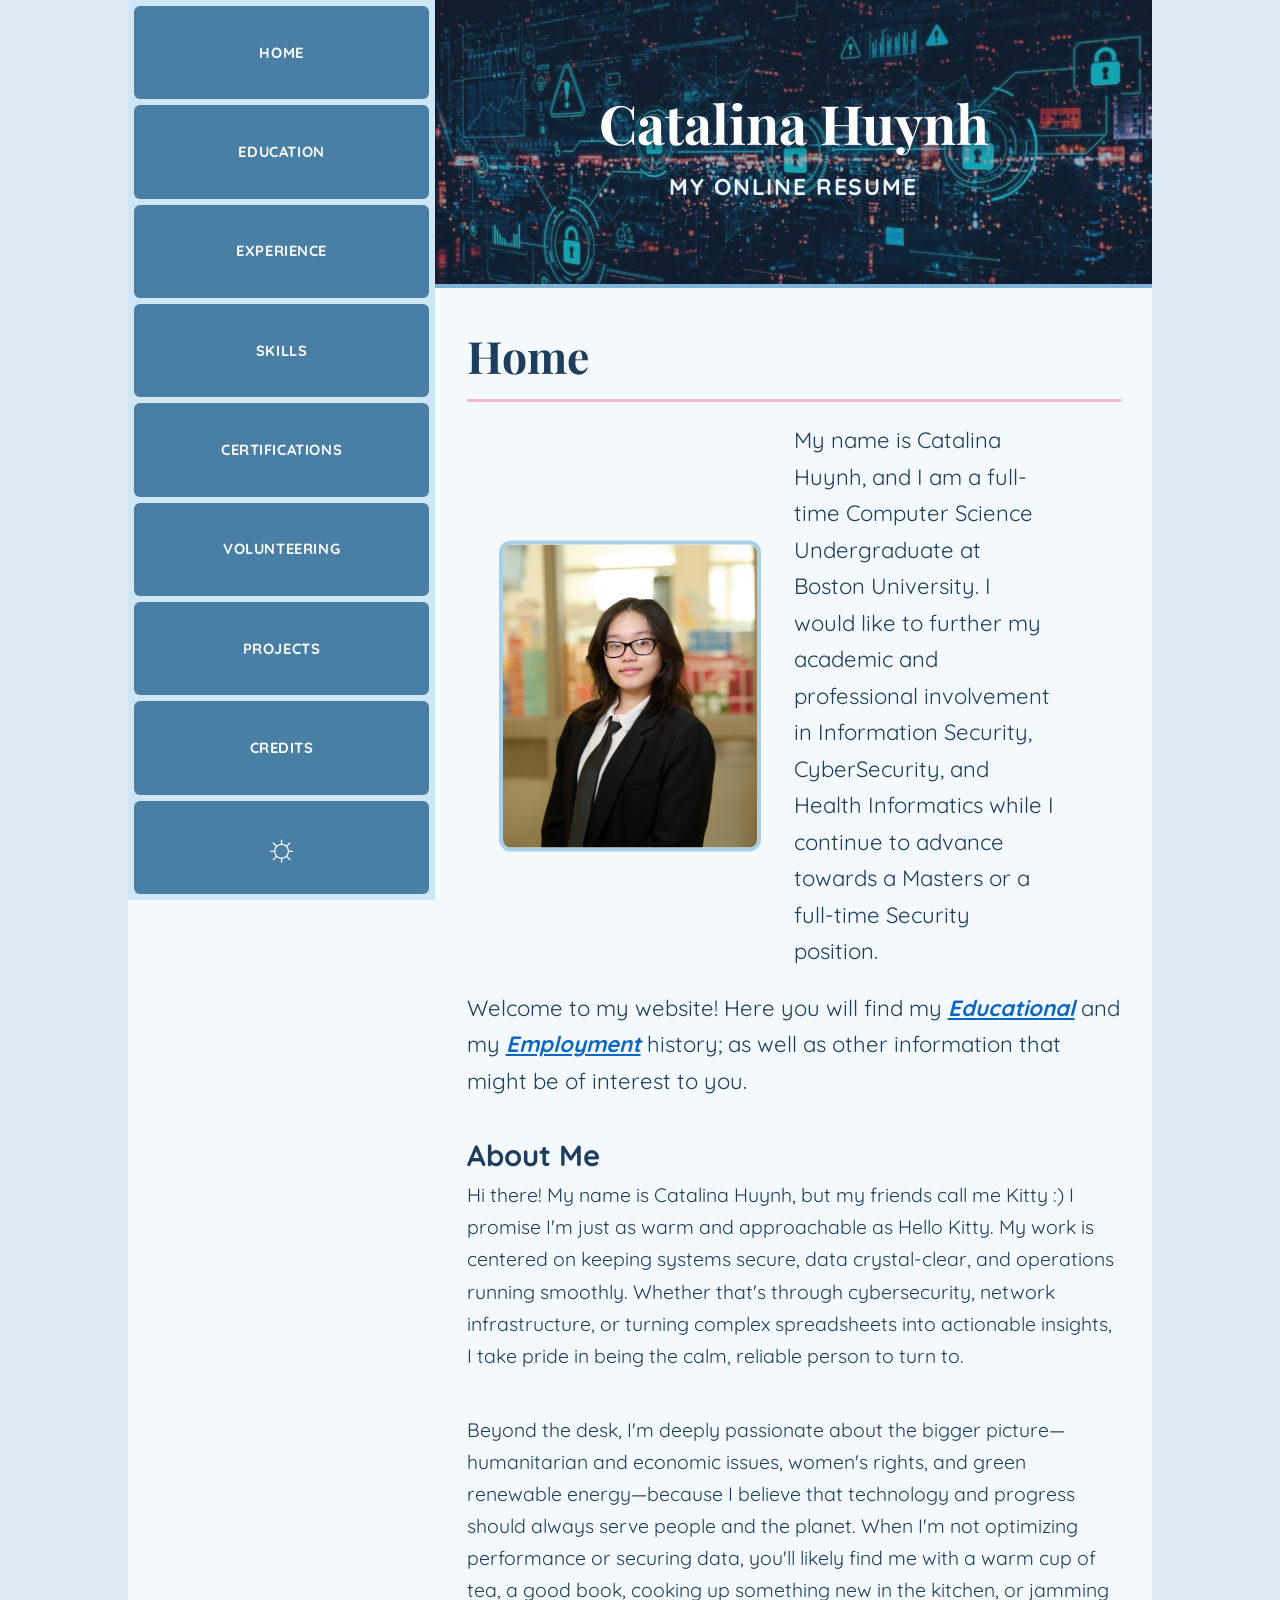
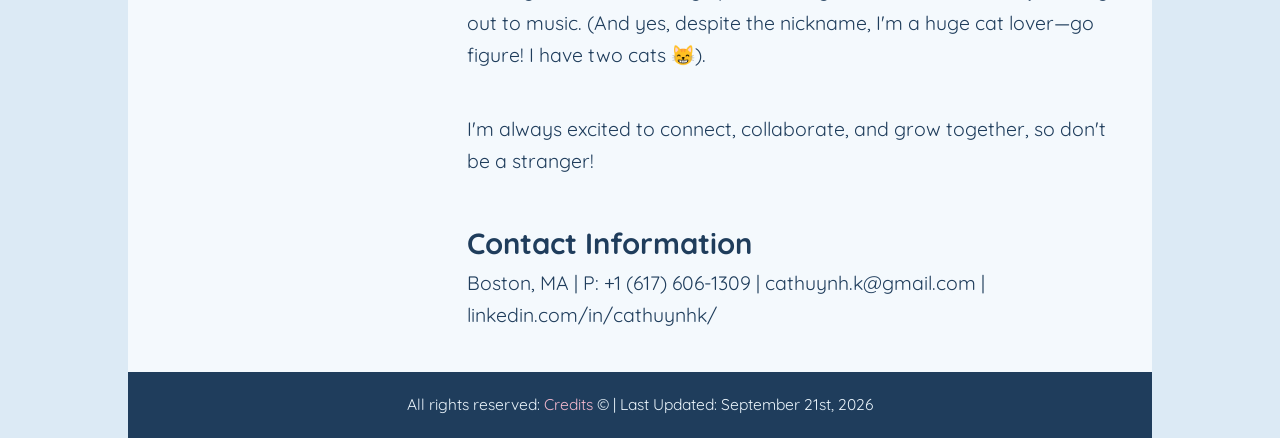
<file: index.html>
<!DOCTYPE html>
<html lang="en">
<head>
  <meta charset="UTF-8">
  <meta name="viewport" content="width=device-width, initial-scale=1.0">
  <meta name="description" content="Catalina Huynh's online resume - Computer Science student at Boston University specializing in Information Security and Cybersecurity.">

  <link rel="preconnect" href="https://fonts.googleapis.com">
  <link rel="preconnect" href="https://fonts.gstatic.com" crossorigin>
  <link href="https://fonts.googleapis.com/css2?family=Playfair+Display:wght@600;700;800&family=Quicksand:wght@400;500;600;700&display=swap" rel="stylesheet">

  <link rel="stylesheet" href="styles.css">

  <title>Home | Catalina Huynh</title>
</head>

<body>
<div id="page-wrapper">

  <header id="site-header">
    <div id="banner">
      <h1>Catalina Huynh</h1>
      <p>My Online Resume</p>
    </div>
  </header>

  <div id="container">

    <nav>
      <ul>
        <li><a href="index.html">Home</a></li>
        <li><a href="education.html">Education</a></li>
        <li><a href="experience.html">Experience</a></li>
        <li><a href="skills.html">Skills</a></li>
        <li><a href="certifications.html">Certifications</a></li>
        <li><a href="volunteering.html">Volunteering</a></li>
        <li><a href="projects.html">Projects</a></li>
        <li><a href="credits.html">Credits</a></li>
      </ul>
      <button id="theme-toggle" type="button" aria-label="Switch to Dark Mode">
        <span class="icon-sun" aria-hidden="true">&#9788;</span>
        <svg class="icon-moon" viewBox="0 0 24 24" xmlns="http://www.w3.org/2000/svg" aria-hidden="true">
          <path d="M21 12.79A9 9 0 1 1 11.21 3 7 7 0 0 0 21 12.79z"/>
        </svg>
      </button>
    </nav>

    <main>

      <section class="hero-section">
        <h2 class="page-title">Home</h2>

        <div class="profile-row">
          <div class="profile-image-wrap">
            <img src="src/index-media/profile.png" alt="Portrait of Catalina Huynh">
          </div>
          <p class="bio">
            My name is Catalina Huynh, and I am a full-time Computer Science Undergraduate at
            Boston University. I would like to further my academic and professional involvement
            in Information Security, CyberSecurity, and Health Informatics while I continue to
            advance towards a Masters or a full-time Security position.
          </p>
        </div>

        <p class="bio">
          Welcome to my website! Here you will find my
          <a href="education.html" class="bio-highlight">Educational</a> and my
          <a href="experience.html" class="bio-highlight">Employment</a> history;
          as well as other information that might be of interest to you.
        </p>
      </section>

      <section class="rest-section">

        <section id="about-me">
          <h2>About Me</h2>
          <p>
            Hi there! My name is Catalina Huynh, but my friends call me Kitty :) I promise I'm
            just as warm and approachable as Hello Kitty. My work is centered on keeping systems
            secure, data crystal-clear, and operations running smoothly. Whether that's through
            cybersecurity, network infrastructure, or turning complex spreadsheets into
            actionable insights, I take pride in being the calm, reliable person to turn to.
          </p>
          <br>
          <p>
            Beyond the desk, I'm deeply passionate about the bigger picture&mdash;humanitarian and
            economic issues, women's rights, and green renewable energy&mdash;because I believe that
            technology and progress should always serve people and the planet. When I'm not
            optimizing performance or securing data, you'll likely find me with a warm cup of tea,
            a good book, cooking up something new in the kitchen, or jamming out to music.
            (And yes, despite the nickname, I'm a huge cat lover&mdash;go figure! I have two cats 😸).
          </p>
          <br>
          <p>
            I'm always excited to connect, collaborate, and grow together, so don't be a stranger!
          </p>
        </section>

        <br>

        <section id="contact-info">
          <h2>Contact Information</h2>
          <p>
            Boston, MA | P: +1 (617) 606-1309 |
            cathuynh.k@gmail.com | linkedin.com/in/cathuynhk/
          </p>
        </section>

      </section>

    </main>

  </div>

  <footer>
    <p>
      All rights reserved: <a href="credits.html">Credits</a> &#169;
      | Last Updated: September 21st, 2026
    </p>
  </footer>

</div>

<script src="scripts.js"></script>
</body>
</html>
</file>
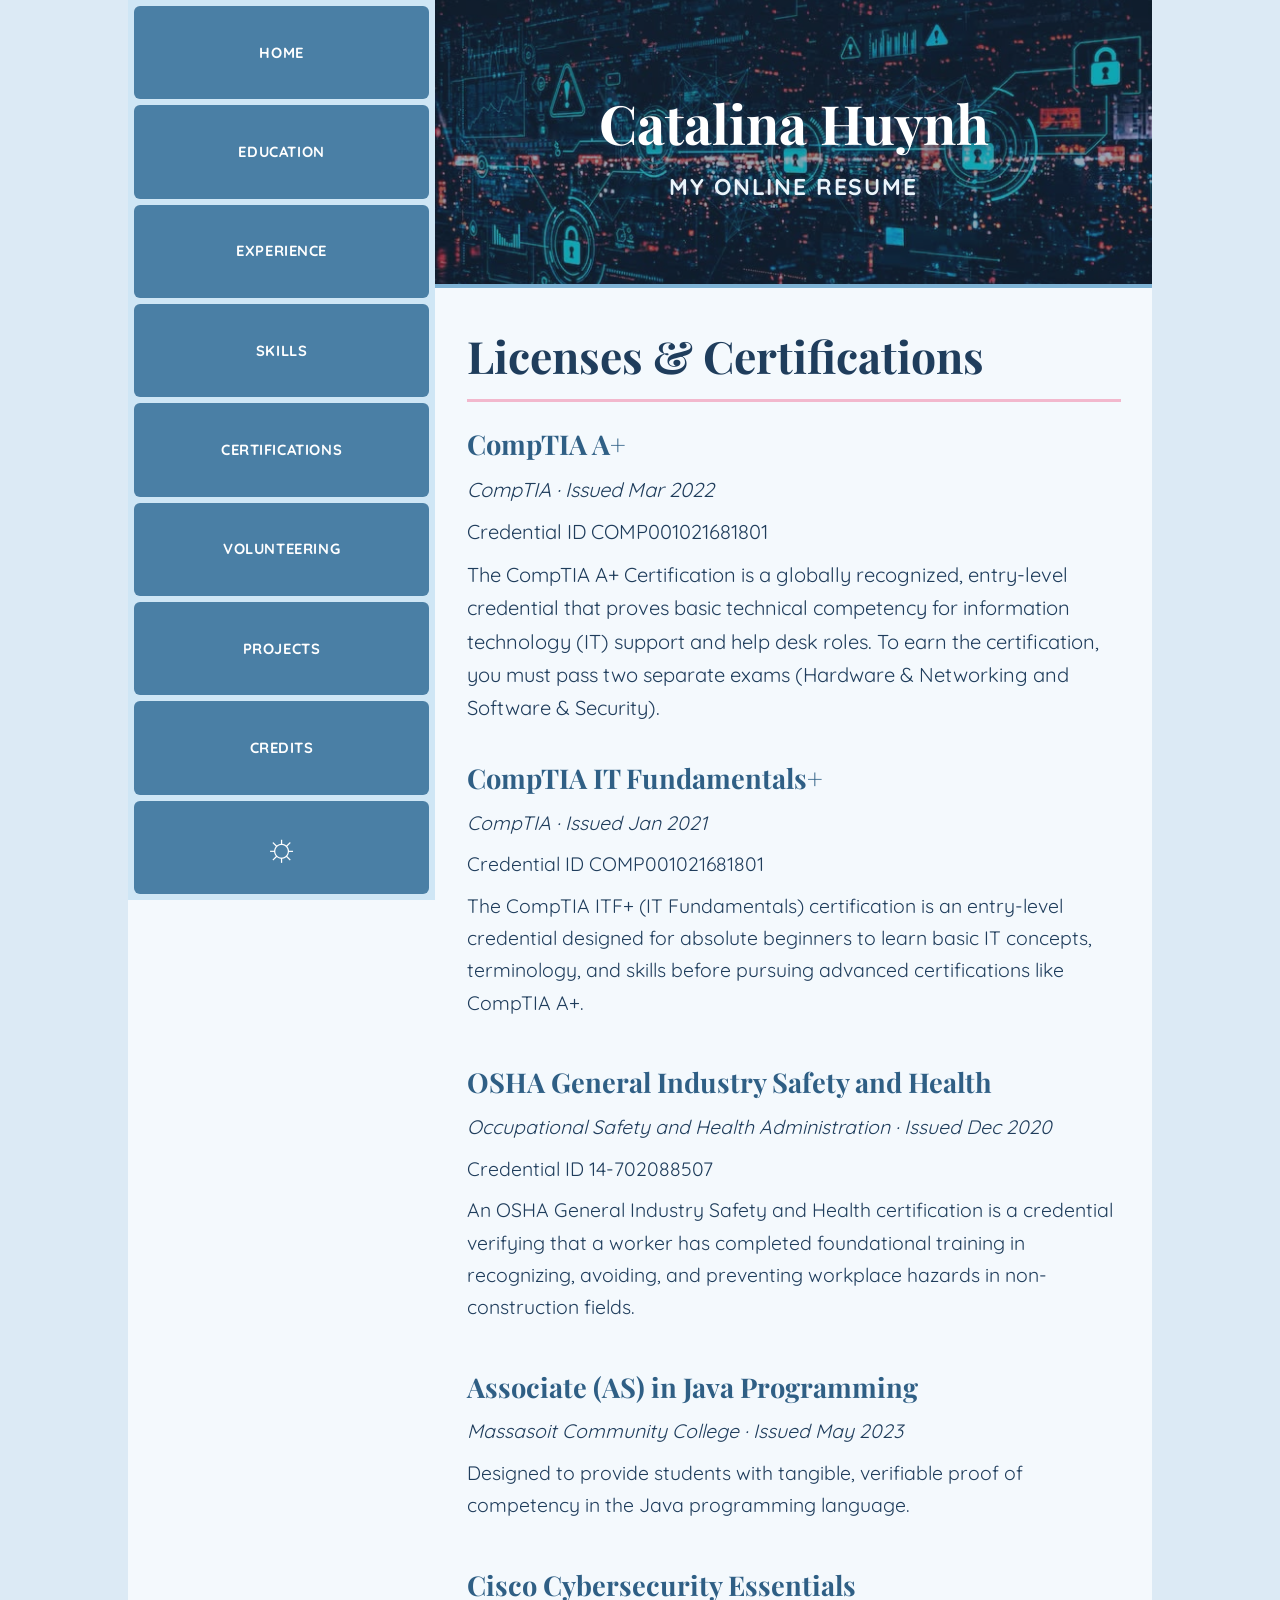
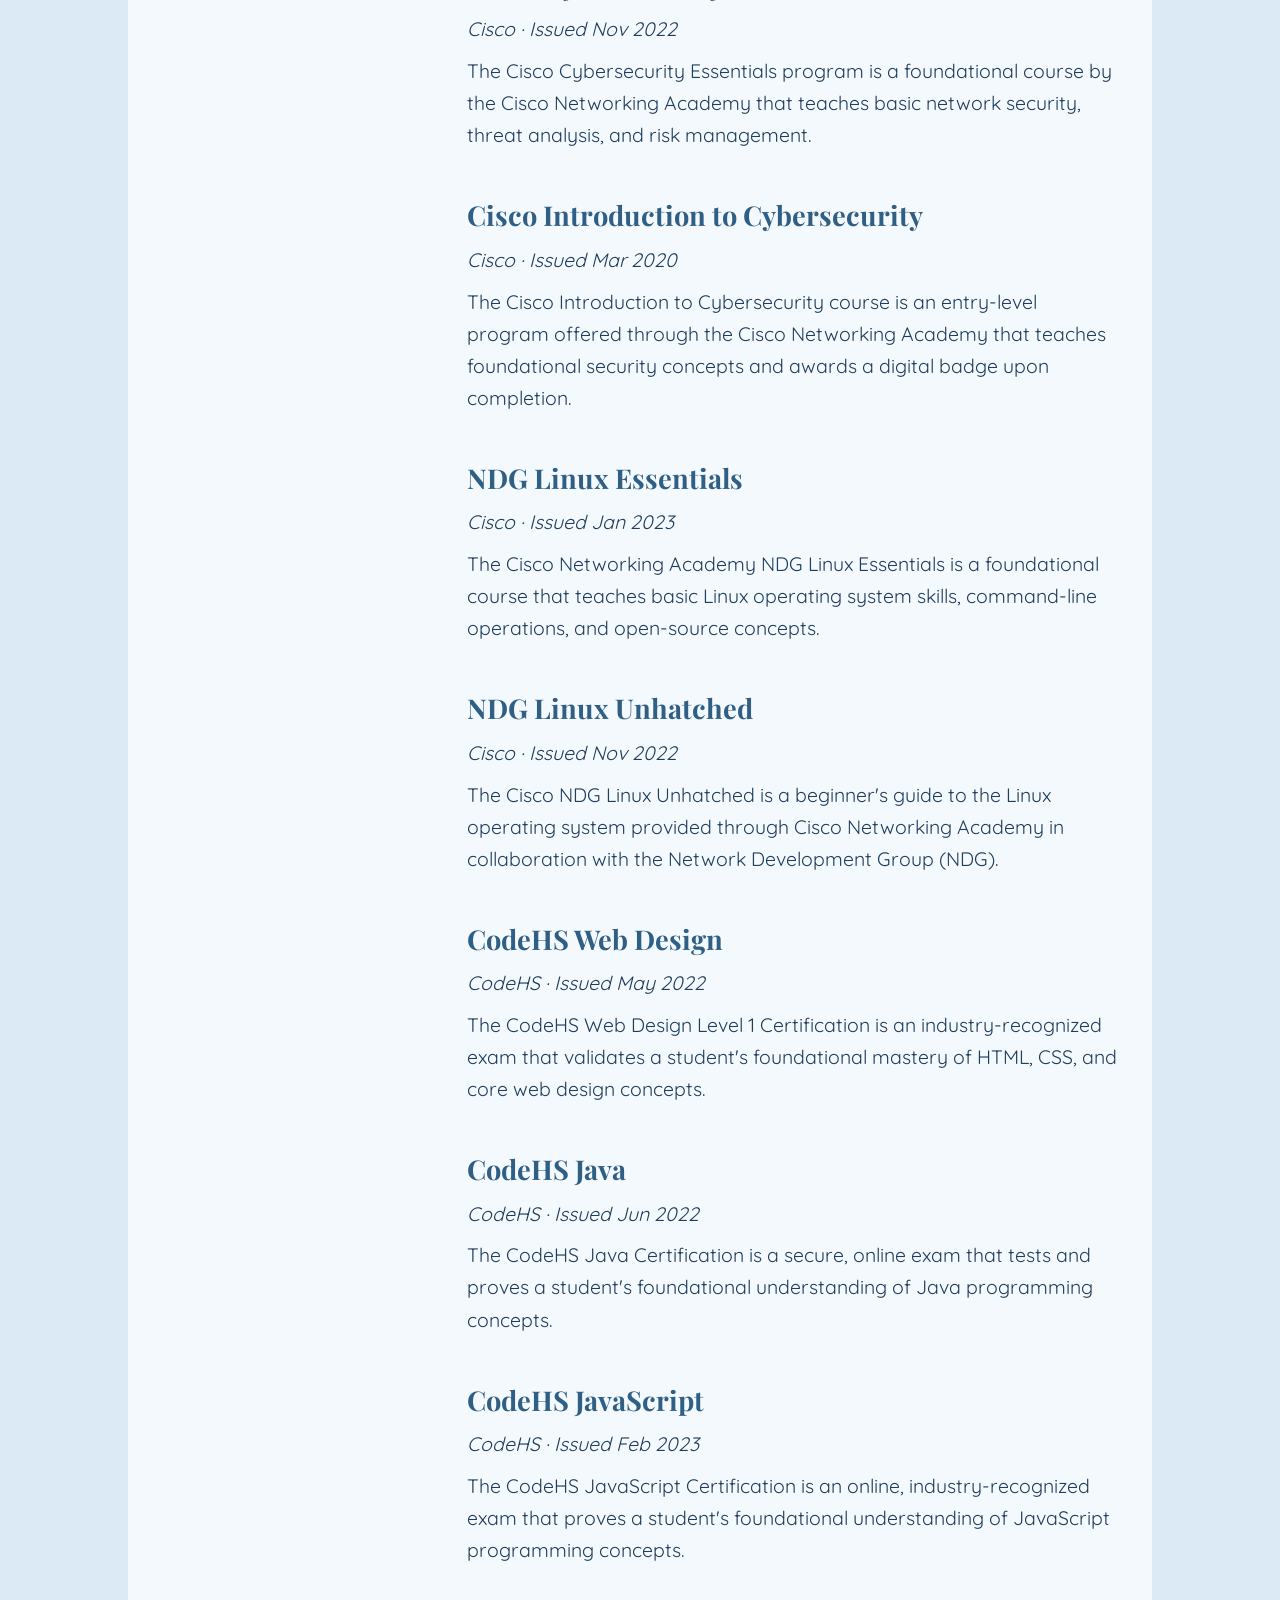
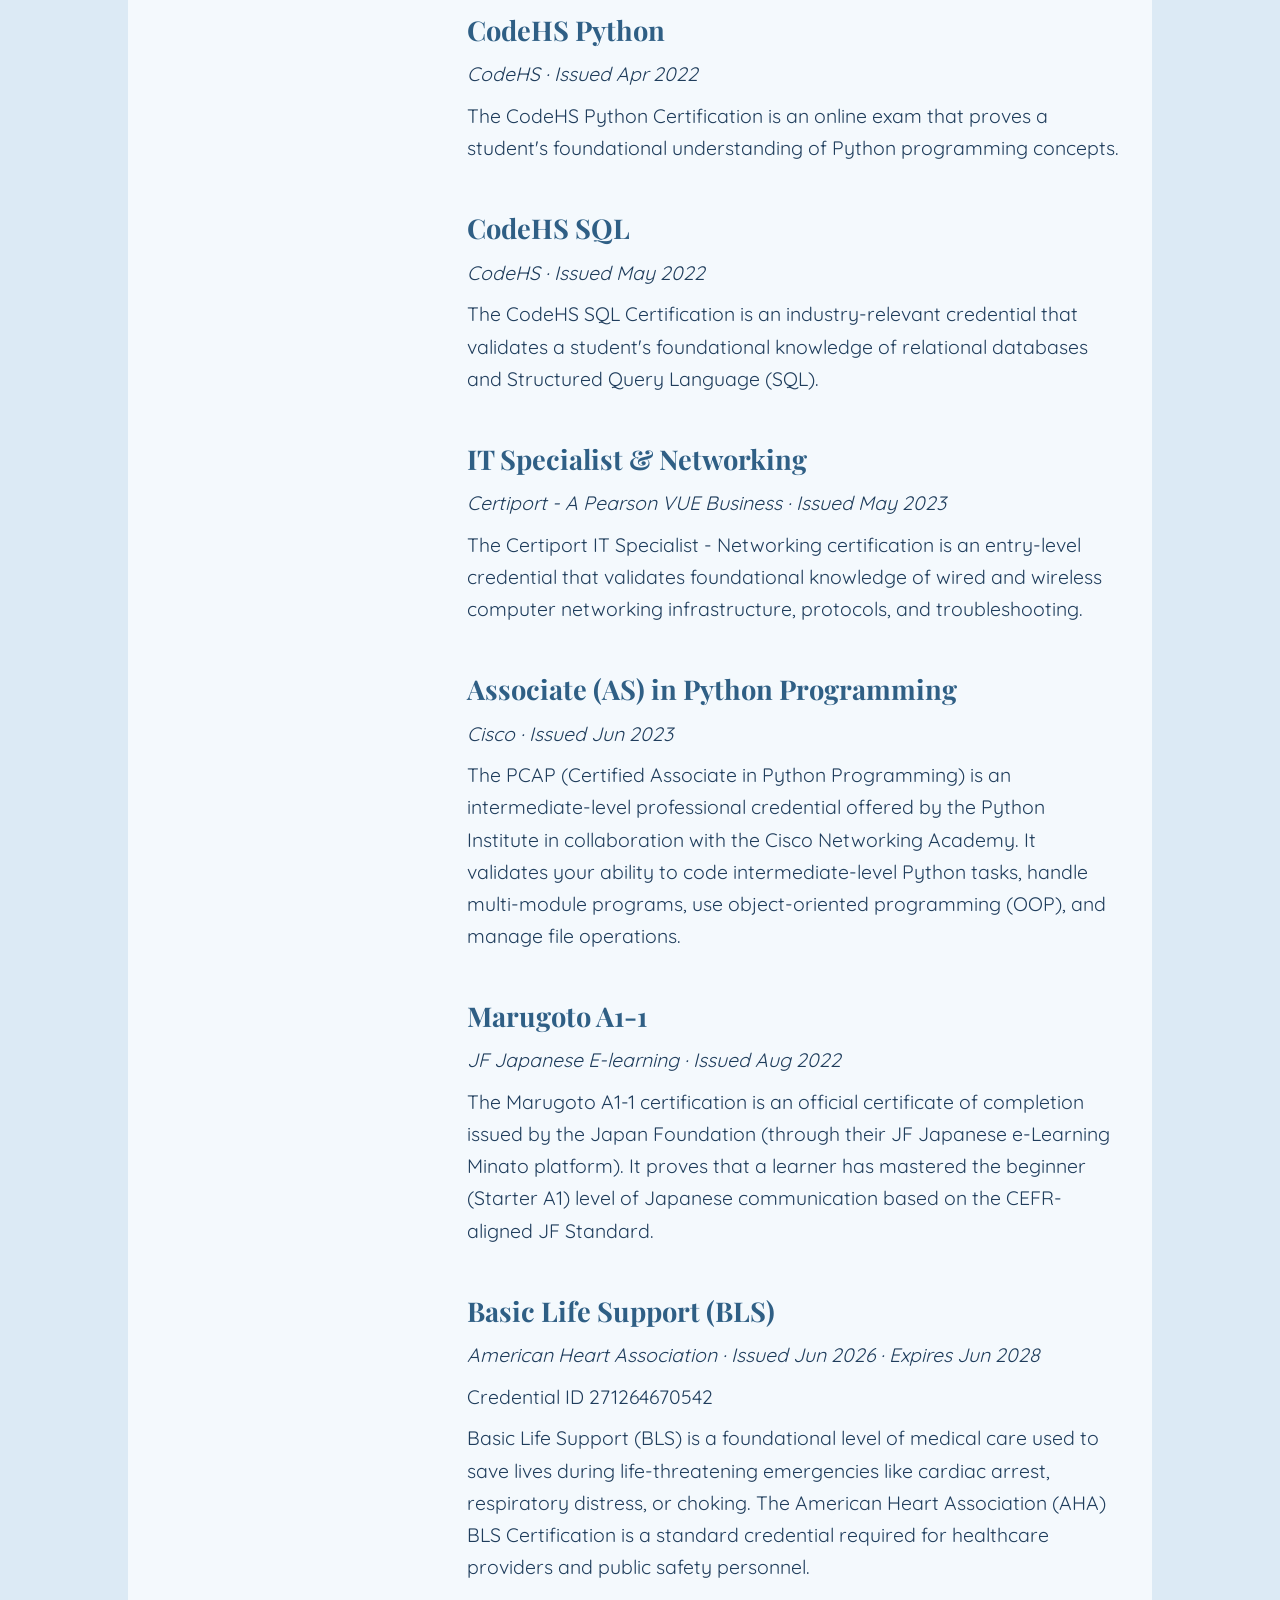
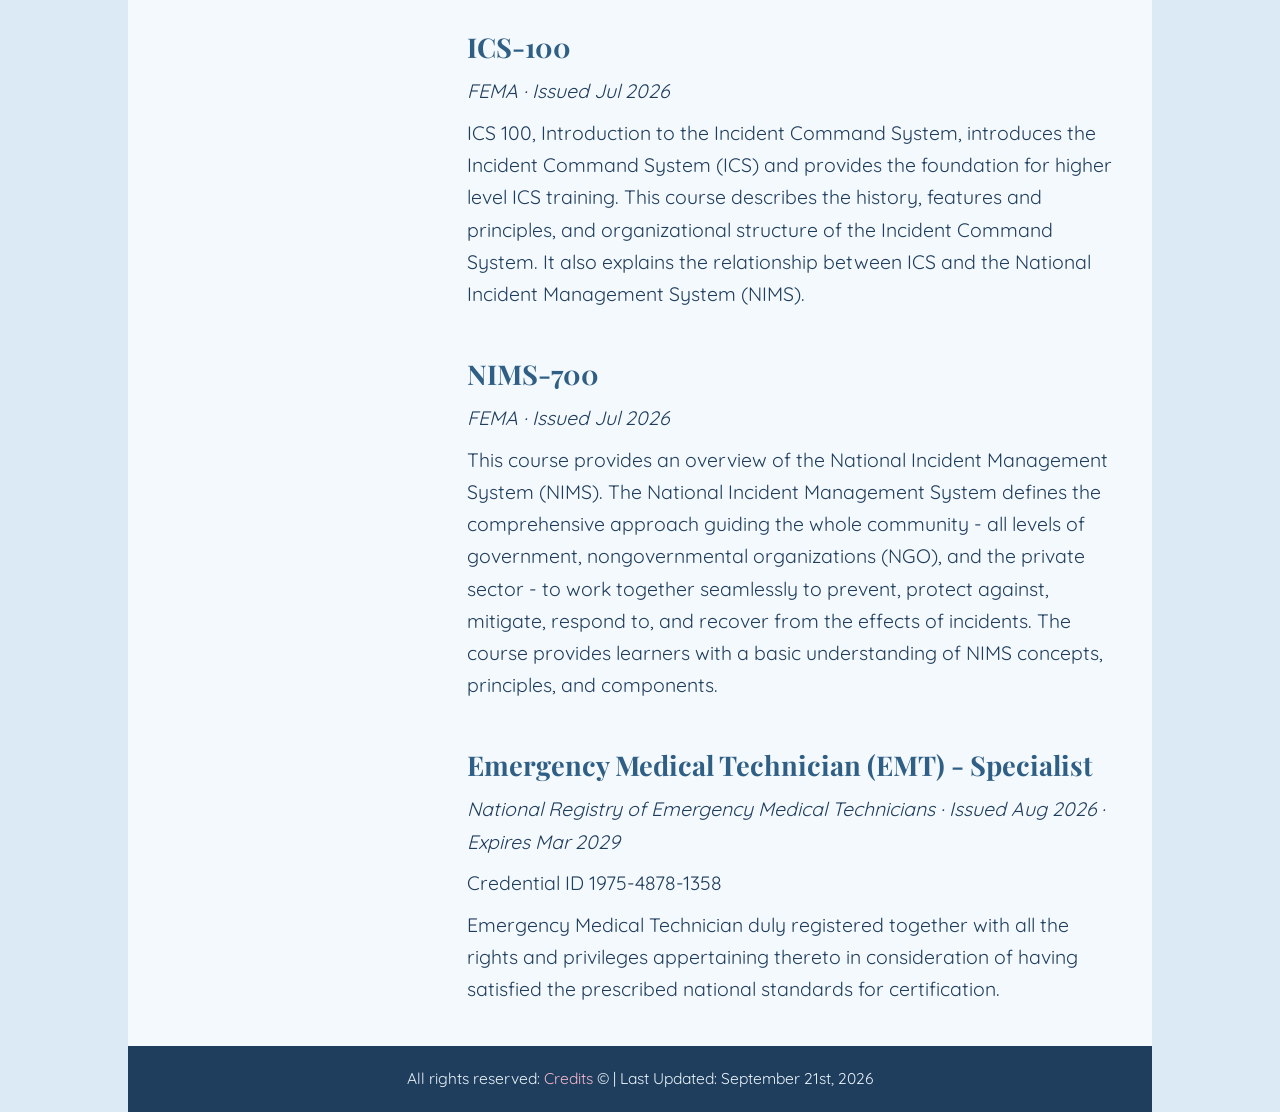
<file: certifications.html>
<!DOCTYPE html>
<html lang="en">
<head>
  <meta charset="UTF-8">
  <meta name="viewport" content="width=device-width, initial-scale=1.0">
  <meta name="description" content="Catalina Huynh's licenses and certifications in IT, cybersecurity, programming, safety, and emergency medical services.">

  <link rel="preconnect" href="https://fonts.googleapis.com">
  <link rel="preconnect" href="https://fonts.gstatic.com" crossorigin>
  <link href="https://fonts.googleapis.com/css2?family=Playfair+Display:wght@600;700;800&family=Quicksand:wght@400;500;600;700&display=swap" rel="stylesheet">

  <link rel="stylesheet" href="styles.css">

  <title>Certifications | Catalina Huynh</title>
</head>

<body>
<div id="page-wrapper">

  <header id="site-header">
    <div id="banner">
      <h1>Catalina Huynh</h1>
      <p>My Online Resume</p>
    </div>
  </header>

  <div id="container">

    <nav>
      <ul>
        <li><a href="index.html">Home</a></li>
        <li><a href="education.html">Education</a></li>
        <li><a href="experience.html">Experience</a></li>
        <li><a href="skills.html">Skills</a></li>
        <li><a href="certifications.html">Certifications</a></li>
        <li><a href="volunteering.html">Volunteering</a></li>
        <li><a href="projects.html">Projects</a></li>
        <li><a href="credits.html">Credits</a></li>
      </ul>
      <button id="theme-toggle" type="button" aria-label="Switch to Dark Mode">
        <span class="icon-sun" aria-hidden="true">&#9788;</span>
        <svg class="icon-moon" viewBox="0 0 24 24" xmlns="http://www.w3.org/2000/svg" aria-hidden="true">
          <path d="M21 12.79A9 9 0 1 1 11.21 3 7 7 0 0 0 21 12.79z"/>
        </svg>
      </button>
    </nav>

    <main>

      <section class="hero-section">
        <h2 class="page-title">Licenses &amp; Certifications</h2>

        <section>
          <h3>CompTIA A+</h3>
          <p><em>CompTIA &middot; Issued Mar 2022</em></p>
          <p>Credential ID COMP001021681801</p>
          <p>
            The CompTIA A+ Certification is a globally recognized, entry-level credential that proves
            basic technical competency for information technology (IT) support and help desk roles.
            To earn the certification, you must pass two separate exams (Hardware &amp; Networking and
            Software &amp; Security).
          </p>
        </section>
      </section>

      <section class="rest-section">

        <section>
          <h3>CompTIA IT Fundamentals+</h3>
          <p><em>CompTIA &middot; Issued Jan 2021</em></p>
          <p>Credential ID COMP001021681801</p>
          <p>
            The CompTIA ITF+ (IT Fundamentals) certification is an entry-level credential designed for
            absolute beginners to learn basic IT concepts, terminology, and skills before pursuing
            advanced certifications like CompTIA A+.
          </p>
        </section>

        <br>

        <section>
          <h3>OSHA General Industry Safety and Health</h3>
          <p><em>Occupational Safety and Health Administration &middot; Issued Dec 2020</em></p>
          <p>Credential ID 14-702088507</p>
          <p>
            An OSHA General Industry Safety and Health certification is a credential verifying that a
            worker has completed foundational training in recognizing, avoiding, and preventing
            workplace hazards in non-construction fields.
          </p>
        </section>

        <br>

        <section>
          <h3>Associate (AS) in Java Programming</h3>
          <p><em>Massasoit Community College &middot; Issued May 2023</em></p>
          <p>
            Designed to provide students with tangible, verifiable proof of competency in the Java
            programming language.
          </p>
        </section>

        <br>

        <section>
          <h3>Cisco Cybersecurity Essentials</h3>
          <p><em>Cisco &middot; Issued Nov 2022</em></p>
          <p>
            The Cisco Cybersecurity Essentials program is a foundational course by the Cisco Networking
            Academy that teaches basic network security, threat analysis, and risk management.
          </p>
        </section>

        <br>

        <section>
          <h3>Cisco Introduction to Cybersecurity</h3>
          <p><em>Cisco &middot; Issued Mar 2020</em></p>
          <p>
            The Cisco Introduction to Cybersecurity course is an entry-level program offered through the
            Cisco Networking Academy that teaches foundational security concepts and awards a digital
            badge upon completion.
          </p>
        </section>

        <br>

        <section>
          <h3>NDG Linux Essentials</h3>
          <p><em>Cisco &middot; Issued Jan 2023</em></p>
          <p>
            The Cisco Networking Academy NDG Linux Essentials is a foundational course that teaches
            basic Linux operating system skills, command-line operations, and open-source concepts.
          </p>
        </section>

        <br>

        <section>
          <h3>NDG Linux Unhatched</h3>
          <p><em>Cisco &middot; Issued Nov 2022</em></p>
          <p>
            The Cisco NDG Linux Unhatched is a beginner's guide to the Linux operating system provided
            through Cisco Networking Academy in collaboration with the Network Development Group (NDG).
          </p>
        </section>

        <br>

        <section>
          <h3>CodeHS Web Design</h3>
          <p><em>CodeHS &middot; Issued May 2022</em></p>
          <p>
            The CodeHS Web Design Level 1 Certification is an industry-recognized exam that validates a
            student's foundational mastery of HTML, CSS, and core web design concepts.
          </p>
        </section>

        <br>

        <section>
          <h3>CodeHS Java</h3>
          <p><em>CodeHS &middot; Issued Jun 2022</em></p>
          <p>
            The CodeHS Java Certification is a secure, online exam that tests and proves a student's
            foundational understanding of Java programming concepts.
          </p>
        </section>

        <br>

        <section>
          <h3>CodeHS JavaScript</h3>
          <p><em>CodeHS &middot; Issued Feb 2023</em></p>
          <p>
            The CodeHS JavaScript Certification is an online, industry-recognized exam that proves a
            student's foundational understanding of JavaScript programming concepts.
          </p>
        </section>

        <br>

        <section>
          <h3>CodeHS Python</h3>
          <p><em>CodeHS &middot; Issued Apr 2022</em></p>
          <p>
            The CodeHS Python Certification is an online exam that proves a student's foundational
            understanding of Python programming concepts.
          </p>
        </section>

        <br>

        <section>
          <h3>CodeHS SQL</h3>
          <p><em>CodeHS &middot; Issued May 2022</em></p>
          <p>
            The CodeHS SQL Certification is an industry-relevant credential that validates a student's
            foundational knowledge of relational databases and Structured Query Language (SQL).
          </p>
        </section>

        <br>

        <section>
          <h3>IT Specialist &amp; Networking</h3>
          <p><em>Certiport - A Pearson VUE Business &middot; Issued May 2023</em></p>
          <p>
            The Certiport IT Specialist - Networking certification is an entry-level credential that
            validates foundational knowledge of wired and wireless computer networking infrastructure,
            protocols, and troubleshooting.
          </p>
        </section>

        <br>

        <section>
          <h3>Associate (AS) in Python Programming</h3>
          <p><em>Cisco &middot; Issued Jun 2023</em></p>
          <p>
            The PCAP (Certified Associate in Python Programming) is an intermediate-level professional
            credential offered by the Python Institute in collaboration with the Cisco Networking
            Academy. It validates your ability to code intermediate-level Python tasks, handle
            multi-module programs, use object-oriented programming (OOP), and manage file operations.
          </p>
        </section>

        <br>

        <section>
          <h3>Marugoto A1-1</h3>
          <p><em>JF Japanese E-learning &middot; Issued Aug 2022</em></p>
          <p>
            The Marugoto A1-1 certification is an official certificate of completion issued by the Japan
            Foundation (through their JF Japanese e-Learning Minato platform). It proves that a learner
            has mastered the beginner (Starter A1) level of Japanese communication based on the
            CEFR-aligned JF Standard.
          </p>
        </section>

        <br>

        <section>
          <h3>Basic Life Support (BLS)</h3>
          <p><em>American Heart Association &middot; Issued Jun 2026 &middot; Expires Jun 2028</em></p>
          <p>Credential ID 271264670542</p>
          <p>
            Basic Life Support (BLS) is a foundational level of medical care used to save lives during
            life-threatening emergencies like cardiac arrest, respiratory distress, or choking. The
            American Heart Association (AHA) BLS Certification is a standard credential required for
            healthcare providers and public safety personnel.
          </p>
        </section>

        <br>

        <section>
          <h3>ICS-100</h3>
          <p><em>FEMA &middot; Issued Jul 2026</em></p>
          <p>
            ICS 100, Introduction to the Incident Command System, introduces the Incident Command System
            (ICS) and provides the foundation for higher level ICS training. This course describes the
            history, features and principles, and organizational structure of the Incident Command
            System. It also explains the relationship between ICS and the National Incident Management
            System (NIMS).
          </p>
        </section>

        <br>

        <section>
          <h3>NIMS-700</h3>
          <p><em>FEMA &middot; Issued Jul 2026</em></p>
          <p>
            This course provides an overview of the National Incident Management System (NIMS). The
            National Incident Management System defines the comprehensive approach guiding the whole
            community - all levels of government, nongovernmental organizations (NGO), and the private
            sector - to work together seamlessly to prevent, protect against, mitigate, respond to, and
            recover from the effects of incidents. The course provides learners with a basic
            understanding of NIMS concepts, principles, and components.
          </p>
        </section>

        <br>

        <section>
          <h3>Emergency Medical Technician (EMT) - Specialist</h3>
          <p><em>National Registry of Emergency Medical Technicians &middot; Issued Aug 2026 &middot; Expires Mar 2029</em></p>
          <p>Credential ID 1975-4878-1358</p>
          <p>
            Emergency Medical Technician duly registered together with all the rights and privileges
            appertaining thereto in consideration of having satisfied the prescribed national standards
            for certification.
          </p>
        </section>

      </section>

    </main>

  </div>

  <footer>
    <p>
      All rights reserved: <a href="credits.html">Credits</a> &#169;
      | Last Updated: September 21st, 2026
    </p>
  </footer>

</div>

<script src="scripts.js"></script>
</body>
</html>
</file>
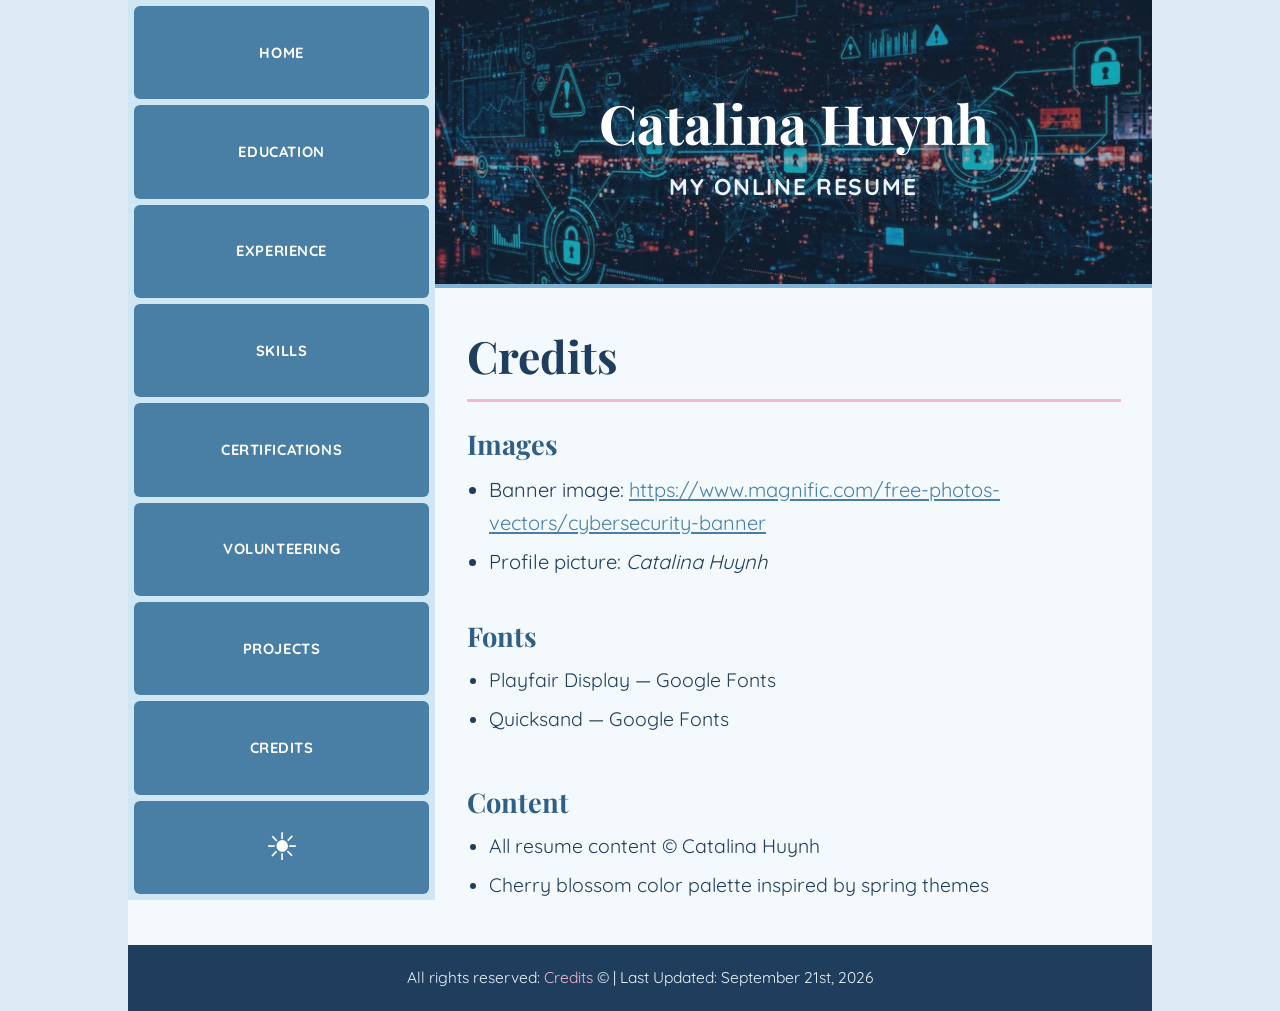
<file: credits.html>
<!DOCTYPE html>
<html lang="en">
<head>
  <meta charset="UTF-8">
  <meta name="viewport" content="width=device-width, initial-scale=1.0">
  <meta name="description" content="Credits and acknowledgements for the images, fonts, and content used on Catalina Huynh's online resume.">

  <link rel="preconnect" href="https://fonts.googleapis.com">
  <link rel="preconnect" href="https://fonts.gstatic.com" crossorigin>
  <link href="https://fonts.googleapis.com/css2?family=Playfair+Display:wght@600;700;800&family=Quicksand:wght@400;500;600;700&display=swap" rel="stylesheet">

  <link rel="stylesheet" href="styles.css">

  <title>Credits | Catalina Huynh</title>
</head>

<body>
<div id="page-wrapper">

  <header id="site-header">
    <div id="banner">
      <h1>Catalina Huynh</h1>
      <p>My Online Resume</p>
    </div>
  </header>

  <div id="container">

    <nav>
      <ul>
        <li><a href="index.html">Home</a></li>
        <li><a href="education.html">Education</a></li>
        <li><a href="experience.html">Experience</a></li>
        <li><a href="skills.html">Skills</a></li>
        <li><a href="certifications.html">Certifications</a></li>
        <li><a href="volunteering.html">Volunteering</a></li>
        <li><a href="projects.html">Projects</a></li>
        <li><a href="credits.html">Credits</a></li>
      </ul>
      <button id="theme-toggle" type="button" aria-label="Switch to Dark Mode">
        <span class="icon-sun" aria-hidden="true">&#9728;</span>
        <svg class="icon-moon" viewBox="0 0 24 24" xmlns="http://www.w3.org/2000/svg" aria-hidden="true">
          <path d="M21 12.79A9 9 0 1 1 11.21 3 7 7 0 0 0 21 12.79z"/>
        </svg>
      </button>
    </nav>

    <main>

      <section class="hero-section">
        <h2 class="page-title">Credits</h2>

        <section>
          <h3>Images</h3>
          <ul>
            <li>
              Banner image:
              <a href="https://www.magnific.com/free-photos-vectors/cybersecurity-banner"
                 target="_blank"
                 rel="noopener noreferrer">
                https://www.magnific.com/free-photos-vectors/cybersecurity-banner
              </a>
            </li>
            <li>Profile picture: <em>Catalina Huynh</em></li>
          </ul>
        </section>
      </section>

      <section class="rest-section">

        <section>
          <h3>Fonts</h3>
          <ul>
            <li>Playfair Display &mdash; Google Fonts</li>
            <li>Quicksand &mdash; Google Fonts</li>
          </ul>
        </section>

        <br>

        <section>
          <h3>Content</h3>
          <ul>
            <li>All resume content &copy; Catalina Huynh</li>
            <li>Cherry blossom color palette inspired by spring themes</li>
          </ul>
        </section>

      </section>

    </main>

  </div>

  <footer>
    <p>
      All rights reserved: <a href="credits.html">Credits</a> &#169;
      | Last Updated: September 21st, 2026
    </p>
  </footer>

</div>

<script src="scripts.js"></script>
</body>
</html>
</file>
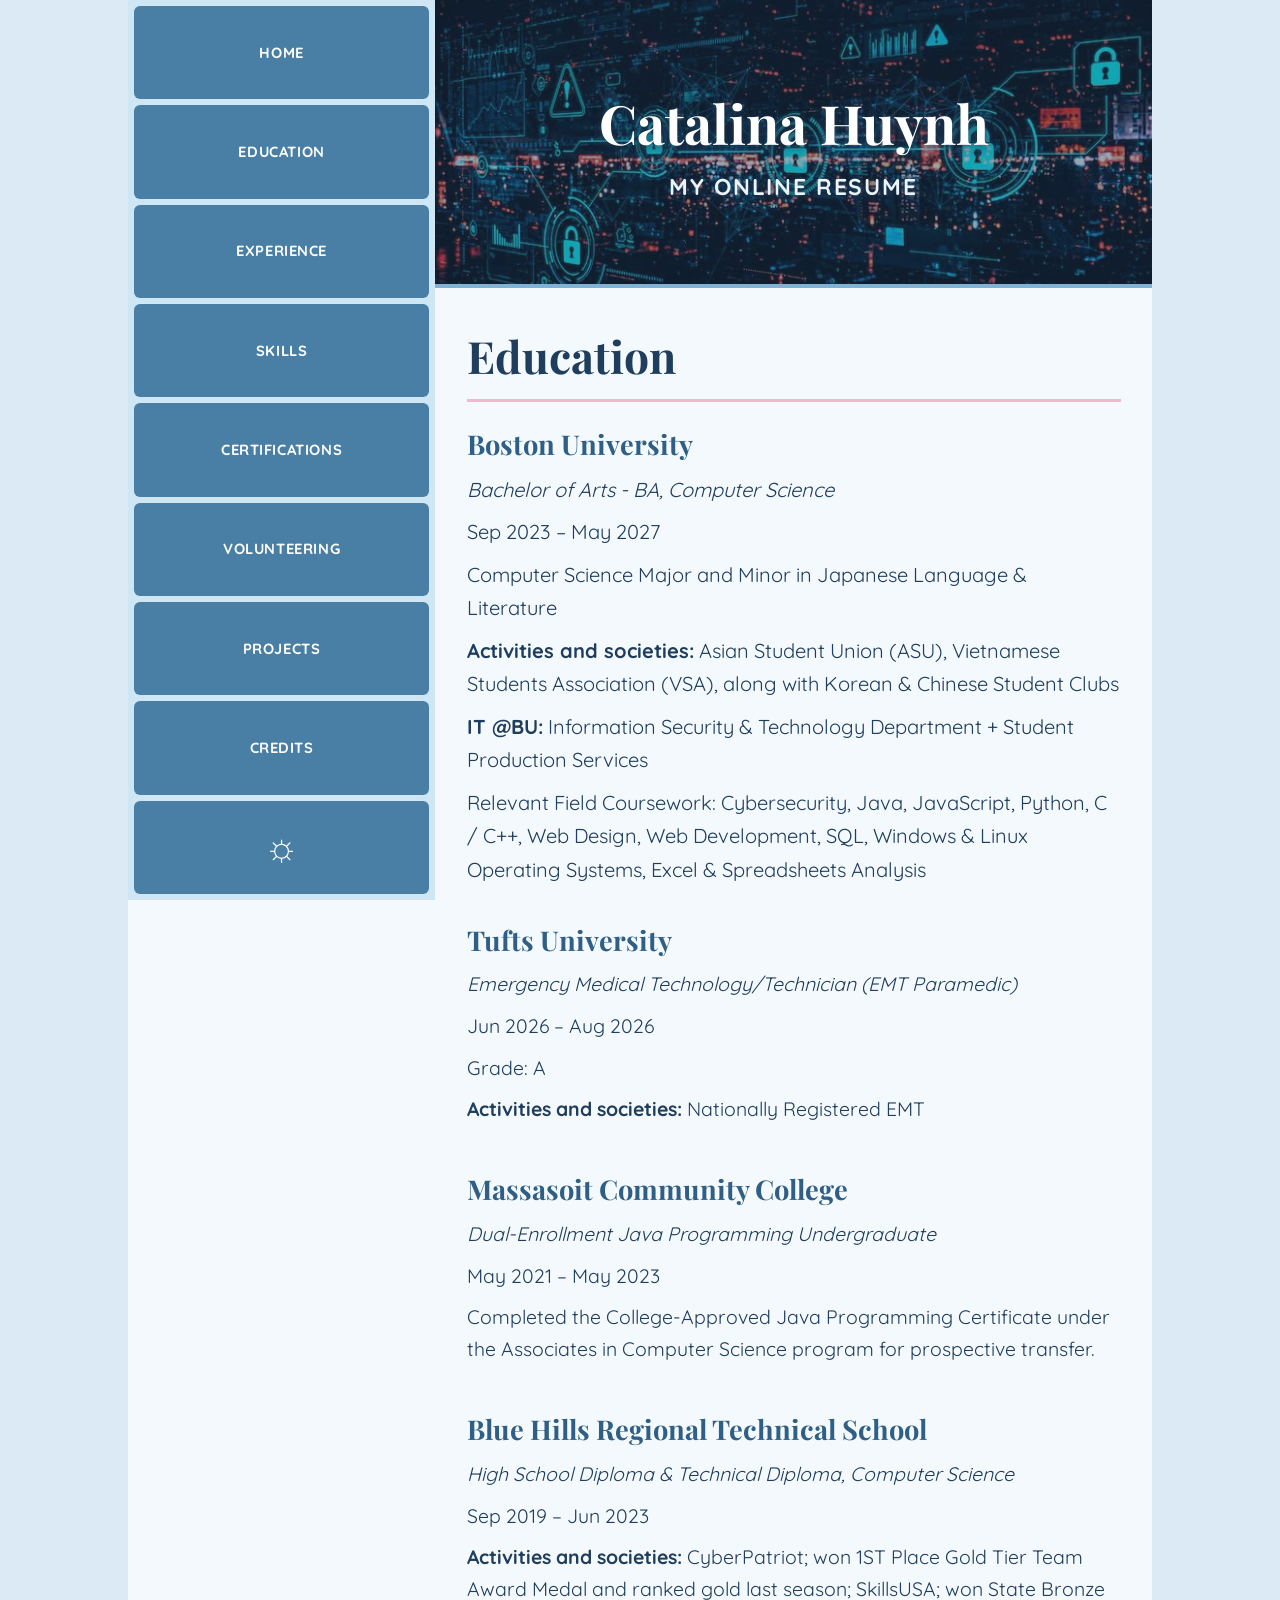
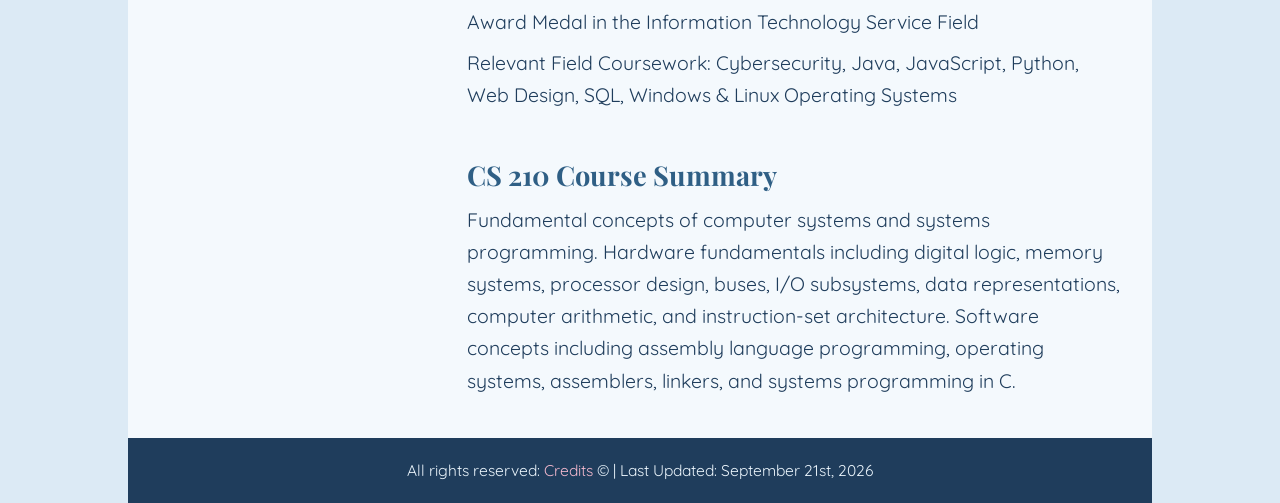
<file: education.html>
<!DOCTYPE html>
<html lang="en">
<head>
  <meta charset="UTF-8">
  <meta name="viewport" content="width=device-width, initial-scale=1.0">
  <meta name="description" content="Catalina Huynh's educational history - Boston University, Tufts University, Massasoit Community College, and Blue Hills Regional Technical School.">

  <link rel="preconnect" href="https://fonts.googleapis.com">
  <link rel="preconnect" href="https://fonts.gstatic.com" crossorigin>
  <link href="https://fonts.googleapis.com/css2?family=Playfair+Display:wght@600;700;800&family=Quicksand:wght@400;500;600;700&display=swap" rel="stylesheet">

  <link rel="stylesheet" href="styles.css">

  <title>Education | Catalina Huynh</title>
</head>

<body>
<div id="page-wrapper">

  <header id="site-header">
    <div id="banner">
      <h1>Catalina Huynh</h1>
      <p>My Online Resume</p>
    </div>
  </header>

  <div id="container">

    <nav>
      <ul>
        <li><a href="index.html">Home</a></li>
        <li><a href="education.html">Education</a></li>
        <li><a href="experience.html">Experience</a></li>
        <li><a href="skills.html">Skills</a></li>
        <li><a href="certifications.html">Certifications</a></li>
        <li><a href="volunteering.html">Volunteering</a></li>
        <li><a href="projects.html">Projects</a></li>
        <li><a href="credits.html">Credits</a></li>
      </ul>
      <button id="theme-toggle" type="button" aria-label="Switch to Dark Mode">
        <span class="icon-sun" aria-hidden="true">&#9788;</span>
        <svg class="icon-moon" viewBox="0 0 24 24" xmlns="http://www.w3.org/2000/svg" aria-hidden="true">
          <path d="M21 12.79A9 9 0 1 1 11.21 3 7 7 0 0 0 21 12.79z"/>
        </svg>
      </button>
    </nav>

    <main>

      <section class="hero-section">
        <h2 class="page-title">Education</h2>

        <section>
          <h3>Boston University</h3>
          <p><em>Bachelor of Arts - BA, Computer Science</em></p>
          <p>Sep 2023 &ndash; May 2027</p>
          <p>Computer Science Major and Minor in Japanese Language &amp; Literature</p>
          <p>
            <strong>Activities and societies:</strong> Asian Student Union (ASU),
            Vietnamese Students Association (VSA), along with Korean &amp; Chinese Student Clubs
          </p>
          <p>
            <strong>IT @BU:</strong> Information Security &amp; Technology Department +
            Student Production Services
          </p>
          <p>
            Relevant Field Coursework: Cybersecurity, Java, JavaScript, Python, C / C++, Web Design,
            Web Development, SQL, Windows &amp; Linux Operating Systems, Excel &amp; Spreadsheets Analysis
          </p>
        </section>
      </section>

      <section class="rest-section">

        <section>
          <h3>Tufts University</h3>
          <p><em>Emergency Medical Technology/Technician (EMT Paramedic)</em></p>
          <p>Jun 2026 &ndash; Aug 2026</p>
          <p>Grade: A</p>
          <p><strong>Activities and societies:</strong> Nationally Registered EMT</p>
        </section>

        <br>

        <section>
          <h3>Massasoit Community College</h3>
          <p><em>Dual-Enrollment Java Programming Undergraduate</em></p>
          <p>May 2021 &ndash; May 2023</p>
          <p>
            Completed the College-Approved Java Programming Certificate under the Associates in
            Computer Science program for prospective transfer.
          </p>
        </section>

        <br>

        <section>
          <h3>Blue Hills Regional Technical School</h3>
          <p><em>High School Diploma &amp; Technical Diploma, Computer Science</em></p>
          <p>Sep 2019 &ndash; Jun 2023</p>
          <p>
            <strong>Activities and societies:</strong> CyberPatriot; won 1ST Place Gold Tier Team
            Award Medal and ranked gold last season; SkillsUSA; won State Bronze Award Medal in the
            Information Technology Service Field
          </p>
          <p>
            Relevant Field Coursework: Cybersecurity, Java, JavaScript, Python, Web Design, SQL,
            Windows &amp; Linux Operating Systems
          </p>
        </section>

        <br>

        <section>
          <h3>CS 210 Course Summary</h3>
          <p>
            Fundamental concepts of computer systems and systems programming. Hardware fundamentals
            including digital logic, memory systems, processor design, buses, I/O subsystems, data
            representations, computer arithmetic, and instruction-set architecture. Software concepts
            including assembly language programming, operating systems, assemblers, linkers, and
            systems programming in C.
          </p>
        </section>

      </section>

    </main>

  </div>

  <footer>
    <p>
      All rights reserved: <a href="credits.html">Credits</a> &#169;
      | Last Updated: September 21st, 2026
    </p>
  </footer>

</div>

<script src="scripts.js"></script>
</body>
</html>
</file>
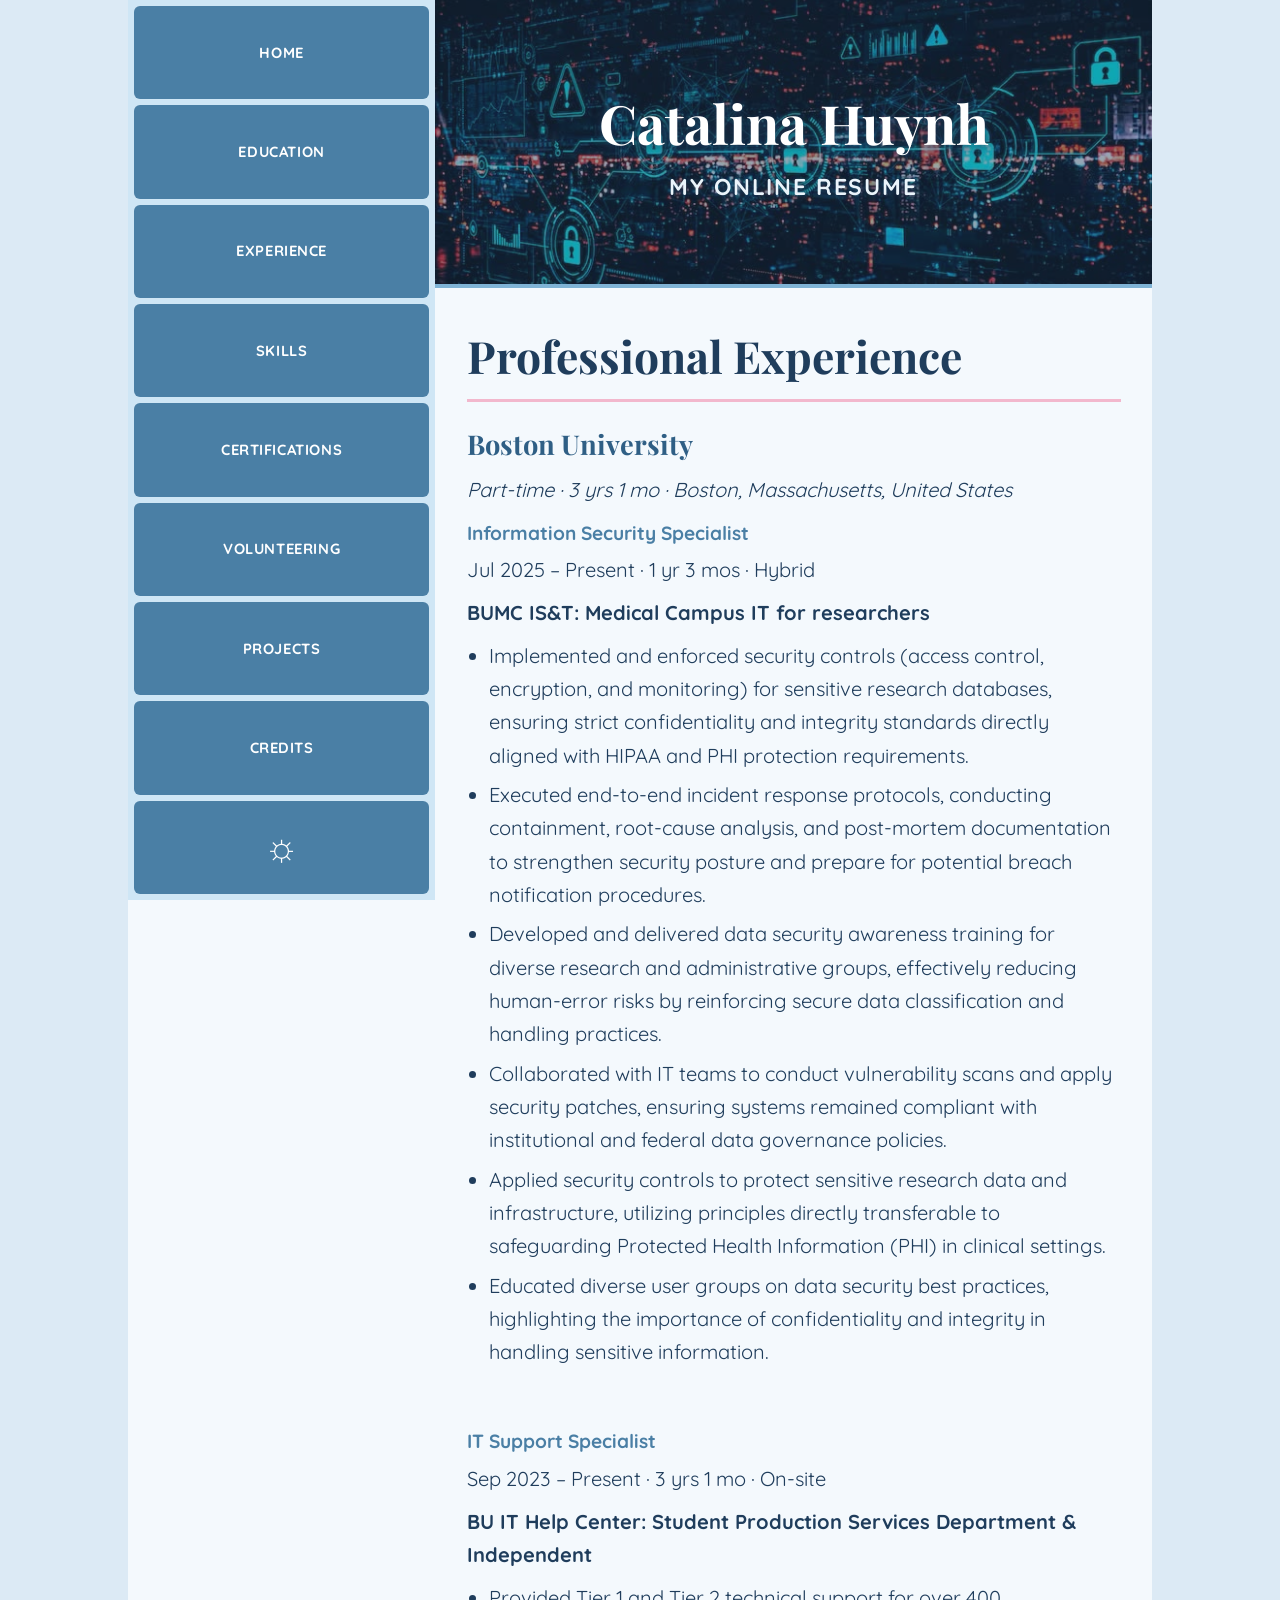
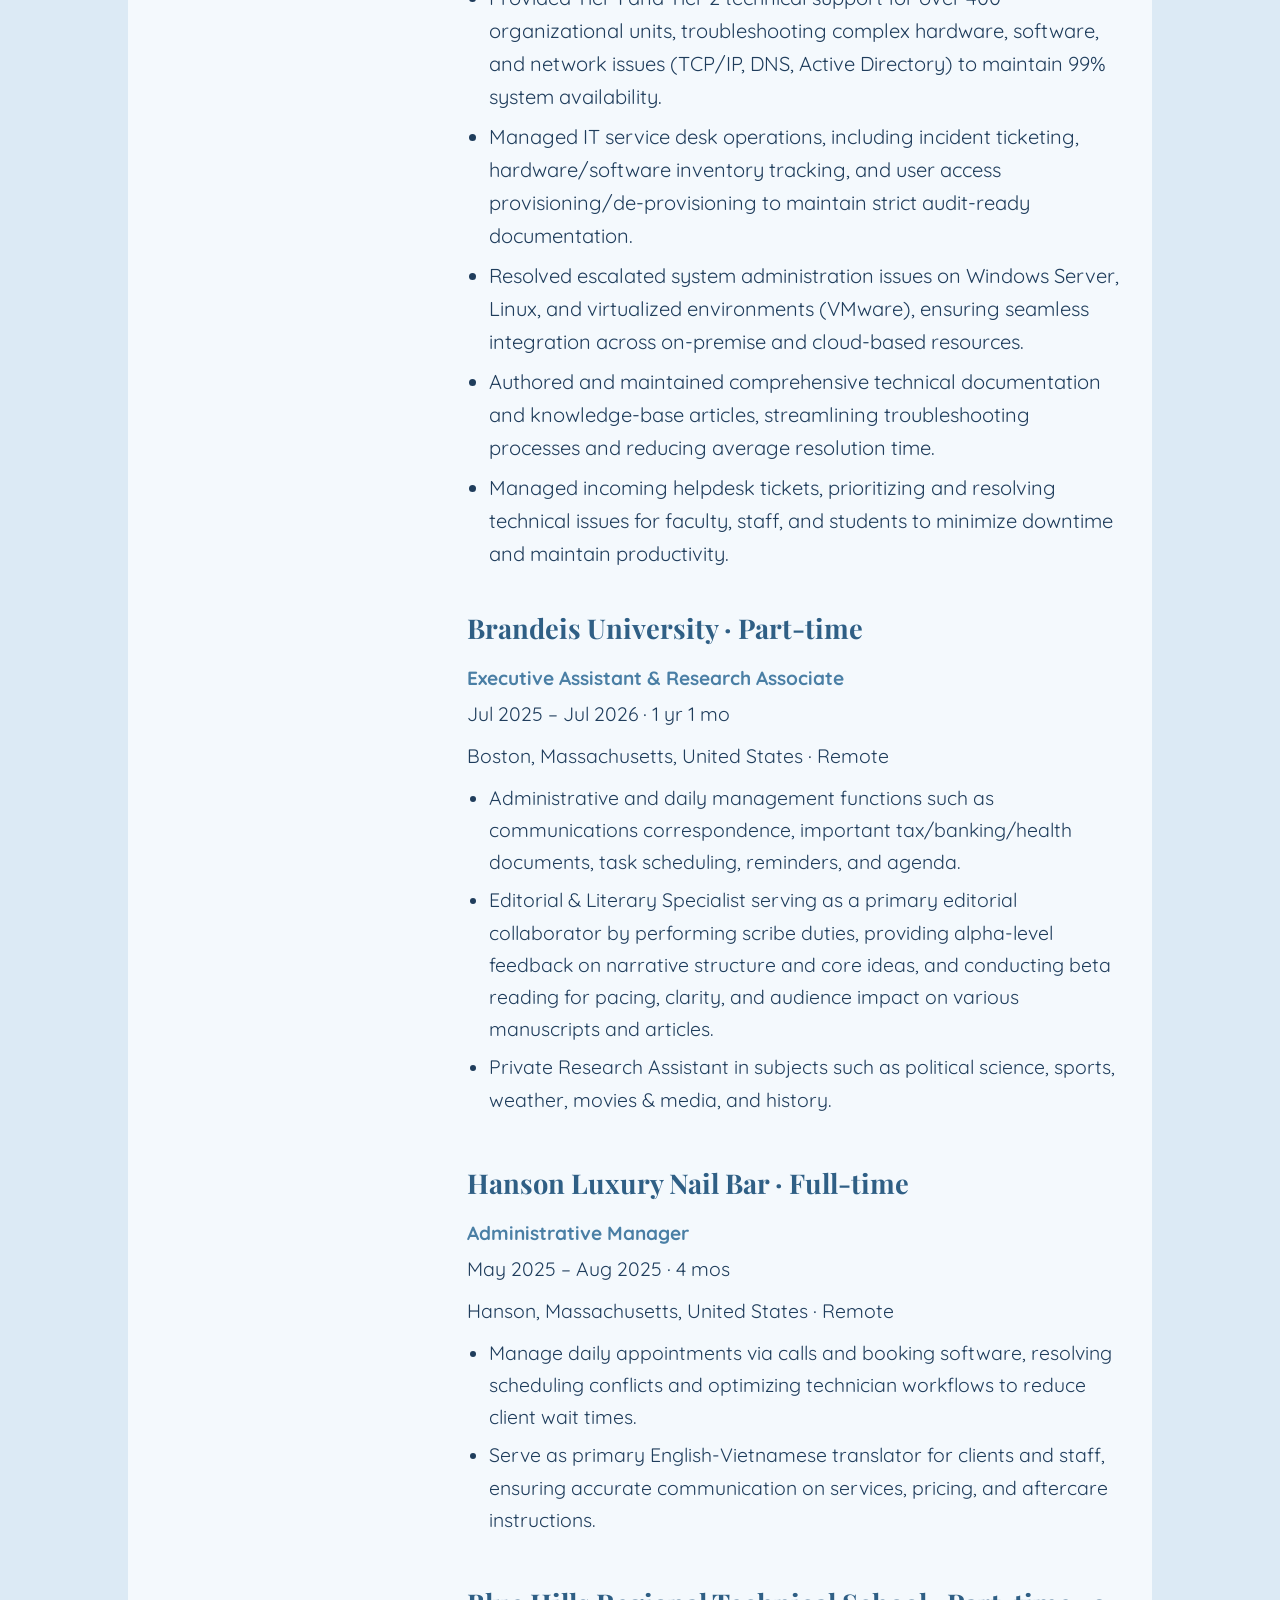
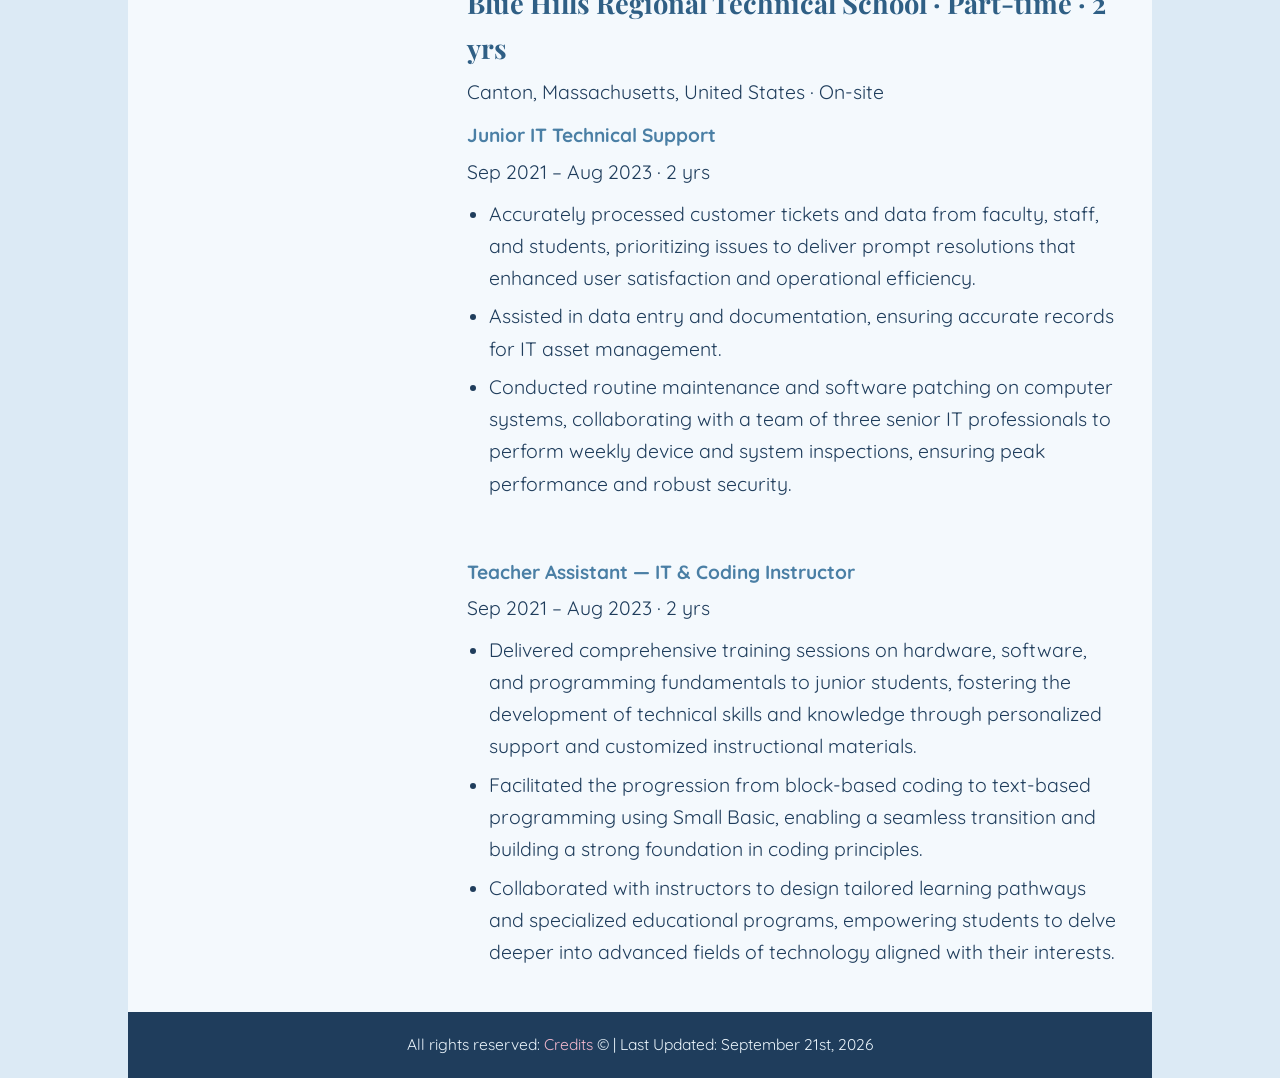
<file: experience.html>
<!DOCTYPE html>
<html lang="en">
<head>
  <meta charset="UTF-8">
  <meta name="viewport" content="width=device-width, initial-scale=1.0">
  <meta name="description" content="Catalina Huynh's professional experience in information security, IT support, and technical instruction.">

  <link rel="preconnect" href="https://fonts.googleapis.com">
  <link rel="preconnect" href="https://fonts.gstatic.com" crossorigin>
  <link href="https://fonts.googleapis.com/css2?family=Playfair+Display:wght@600;700;800&family=Quicksand:wght@400;500;600;700&display=swap" rel="stylesheet">

  <link rel="stylesheet" href="styles.css">

  <title>Experience | Catalina Huynh</title>
</head>

<body>
<div id="page-wrapper">

  <header id="site-header">
    <div id="banner">
      <h1>Catalina Huynh</h1>
      <p>My Online Resume</p>
    </div>
  </header>

  <div id="container">

    <nav>
      <ul>
        <li><a href="index.html">Home</a></li>
        <li><a href="education.html">Education</a></li>
        <li><a href="experience.html">Experience</a></li>
        <li><a href="skills.html">Skills</a></li>
        <li><a href="certifications.html">Certifications</a></li>
        <li><a href="volunteering.html">Volunteering</a></li>
        <li><a href="projects.html">Projects</a></li>
        <li><a href="credits.html">Credits</a></li>
      </ul>
      <button id="theme-toggle" type="button" aria-label="Switch to Dark Mode">
        <span class="icon-sun" aria-hidden="true">&#9788;</span>
        <svg class="icon-moon" viewBox="0 0 24 24" xmlns="http://www.w3.org/2000/svg" aria-hidden="true">
          <path d="M21 12.79A9 9 0 1 1 11.21 3 7 7 0 0 0 21 12.79z"/>
        </svg>
      </button>
    </nav>

    <main>

      <section class="hero-section">
        <h2 class="page-title">Professional Experience</h2>

        <section>
          <h3>Boston University</h3>
          <p><em>Part-time &middot; 3 yrs 1 mo &middot; Boston, Massachusetts, United States</em></p>

          <h4>Information Security Specialist</h4>
          <p>Jul 2025 &ndash; Present &middot; 1 yr 3 mos &middot; Hybrid</p>
          <p><strong>BUMC IS&amp;T: Medical Campus IT for researchers</strong></p>
          <ul>
            <li>
              Implemented and enforced security controls (access control, encryption, and monitoring)
              for sensitive research databases, ensuring strict confidentiality and integrity standards
              directly aligned with HIPAA and PHI protection requirements.
            </li>
            <li>
              Executed end-to-end incident response protocols, conducting containment, root-cause
              analysis, and post-mortem documentation to strengthen security posture and prepare for
              potential breach notification procedures.
            </li>
            <li>
              Developed and delivered data security awareness training for diverse research and
              administrative groups, effectively reducing human-error risks by reinforcing secure data
              classification and handling practices.
            </li>
            <li>
              Collaborated with IT teams to conduct vulnerability scans and apply security patches,
              ensuring systems remained compliant with institutional and federal data governance policies.
            </li>
            <li>
              Applied security controls to protect sensitive research data and infrastructure, utilizing
              principles directly transferable to safeguarding Protected Health Information (PHI) in
              clinical settings.
            </li>
            <li>
              Educated diverse user groups on data security best practices, highlighting the importance
              of confidentiality and integrity in handling sensitive information.
            </li>
          </ul>

          <br>

          <h4>IT Support Specialist</h4>
          <p>Sep 2023 &ndash; Present &middot; 3 yrs 1 mo &middot; On-site</p>
          <p><strong>BU IT Help Center: Student Production Services Department &amp; Independent</strong></p>
          <ul>
            <li>
              Provided Tier 1 and Tier 2 technical support for over 400 organizational units,
              troubleshooting complex hardware, software, and network issues (TCP/IP, DNS, Active
              Directory) to maintain 99% system availability.
            </li>
            <li>
              Managed IT service desk operations, including incident ticketing, hardware/software
              inventory tracking, and user access provisioning/de-provisioning to maintain strict
              audit-ready documentation.
            </li>
            <li>
              Resolved escalated system administration issues on Windows Server, Linux, and virtualized
              environments (VMware), ensuring seamless integration across on-premise and cloud-based
              resources.
            </li>
            <li>
              Authored and maintained comprehensive technical documentation and knowledge-base articles,
              streamlining troubleshooting processes and reducing average resolution time.
            </li>
            <li>
              Managed incoming helpdesk tickets, prioritizing and resolving technical issues for faculty,
              staff, and students to minimize downtime and maintain productivity.
            </li>
          </ul>
        </section>
      </section>

      <section class="rest-section">

        <section>
          <h3>Brandeis University &middot; Part-time</h3>
          <h4>Executive Assistant &amp; Research Associate</h4>
          <p>Jul 2025 &ndash; Jul 2026 &middot; 1 yr 1 mo</p>
          <p>Boston, Massachusetts, United States &middot; Remote</p>
          <ul>
            <li>
              Administrative and daily management functions such as communications correspondence,
              important tax/banking/health documents, task scheduling, reminders, and agenda.
            </li>
            <li>
              Editorial &amp; Literary Specialist serving as a primary editorial collaborator by
              performing scribe duties, providing alpha-level feedback on narrative structure and core
              ideas, and conducting beta reading for pacing, clarity, and audience impact on various
              manuscripts and articles.
            </li>
            <li>
              Private Research Assistant in subjects such as political science, sports, weather,
              movies &amp; media, and history.
            </li>
          </ul>
        </section>

        <br>

        <section>
          <h3>Hanson Luxury Nail Bar &middot; Full-time</h3>
          <h4>Administrative Manager</h4>
          <p>May 2025 &ndash; Aug 2025 &middot; 4 mos</p>
          <p>Hanson, Massachusetts, United States &middot; Remote</p>
          <ul>
            <li>
              Manage daily appointments via calls and booking software, resolving scheduling conflicts
              and optimizing technician workflows to reduce client wait times.
            </li>
            <li>
              Serve as primary English-Vietnamese translator for clients and staff, ensuring accurate
              communication on services, pricing, and aftercare instructions.
            </li>
          </ul>
        </section>

        <br>

        <section>
          <h3>Blue Hills Regional Technical School &middot; Part-time &middot; 2 yrs</h3>
          <p>Canton, Massachusetts, United States &middot; On-site</p>

          <h4>Junior IT Technical Support</h4>
          <p>Sep 2021 &ndash; Aug 2023 &middot; 2 yrs</p>
          <ul>
            <li>
              Accurately processed customer tickets and data from faculty, staff, and students,
              prioritizing issues to deliver prompt resolutions that enhanced user satisfaction and
              operational efficiency.
            </li>
            <li>
              Assisted in data entry and documentation, ensuring accurate records for IT asset management.
            </li>
            <li>
              Conducted routine maintenance and software patching on computer systems, collaborating with
              a team of three senior IT professionals to perform weekly device and system inspections,
              ensuring peak performance and robust security.
            </li>
          </ul>

          <br>

          <h4>Teacher Assistant &mdash; IT &amp; Coding Instructor</h4>
          <p>Sep 2021 &ndash; Aug 2023 &middot; 2 yrs</p>
          <ul>
            <li>
              Delivered comprehensive training sessions on hardware, software, and programming
              fundamentals to junior students, fostering the development of technical skills and
              knowledge through personalized support and customized instructional materials.
            </li>
            <li>
              Facilitated the progression from block-based coding to text-based programming using Small
              Basic, enabling a seamless transition and building a strong foundation in coding principles.
            </li>
            <li>
              Collaborated with instructors to design tailored learning pathways and specialized
              educational programs, empowering students to delve deeper into advanced fields of
              technology aligned with their interests.
            </li>
          </ul>
        </section>

      </section>

    </main>

  </div>

  <footer>
    <p>
      All rights reserved: <a href="credits.html">Credits</a> &#169;
      | Last Updated: September 21st, 2026
    </p>
  </footer>

</div>

<script src="scripts.js"></script>
</body>
</html>
</file>
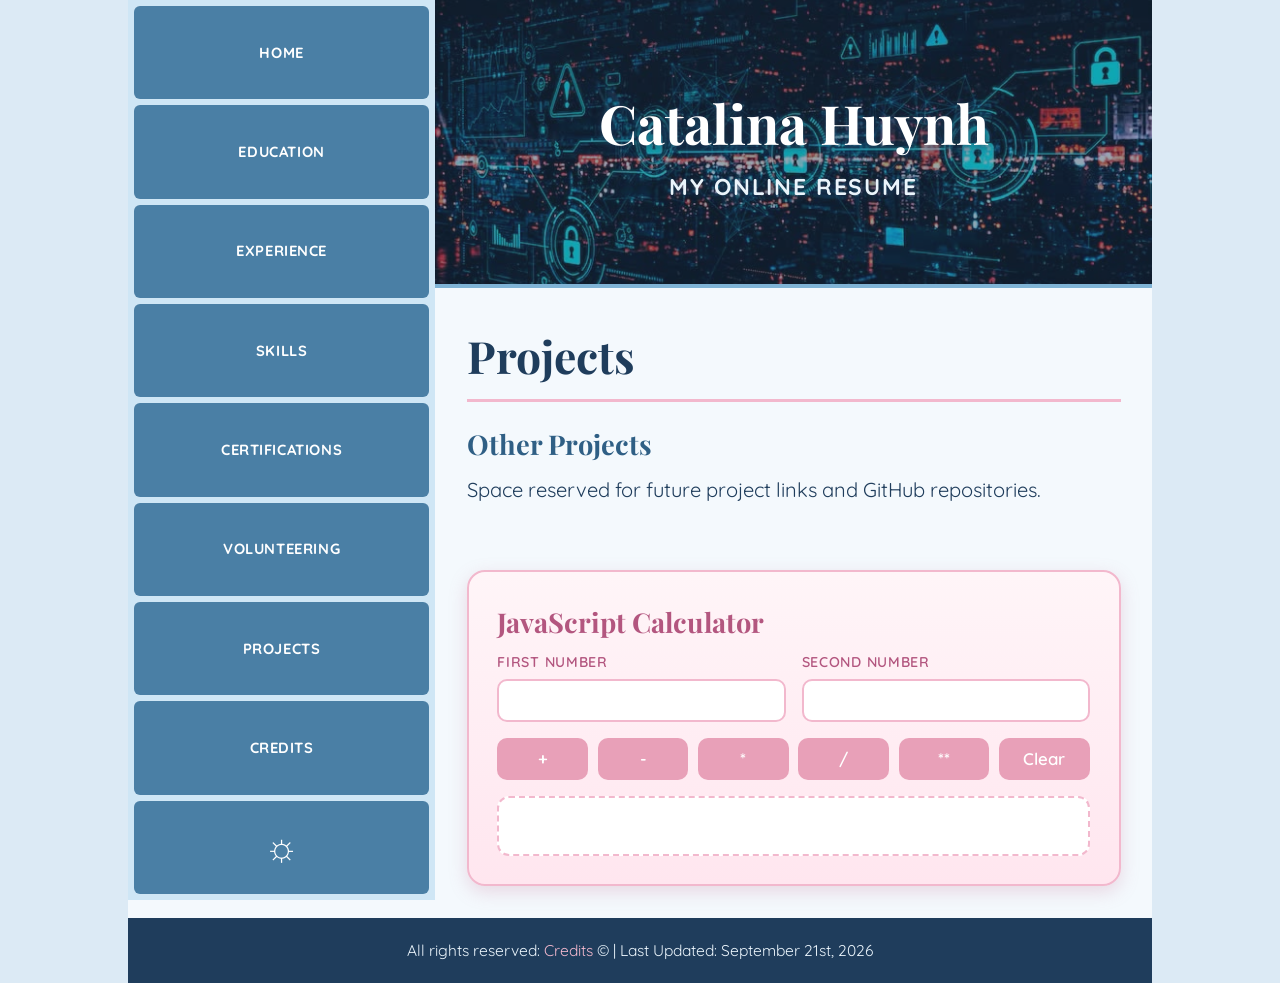
<file: projects.html>
<!DOCTYPE html>
<html lang="en">
<head>
  <meta charset="UTF-8">
  <meta name="viewport" content="width=device-width, initial-scale=1.0">
  <meta name="description" content="Catalina Huynh's projects page featuring a JavaScript calculator.">

  <link rel="preconnect" href="https://fonts.googleapis.com">
  <link rel="preconnect" href="https://fonts.gstatic.com" crossorigin>
  <link href="https://fonts.googleapis.com/css2?family=Playfair+Display:wght@600;700;800&family=Quicksand:wght@400;500;600;700&display=swap" rel="stylesheet">

  <link rel="stylesheet" href="styles.css">

  <title>Projects | Catalina Huynh</title>
</head>

<body>
<div id="page-wrapper">

  <header id="site-header">
    <div id="banner">
      <h1>Catalina Huynh</h1>
      <p>My Online Resume</p>
    </div>
  </header>

  <div id="container">

    <nav>
      <ul>
        <li><a href="index.html">Home</a></li>
        <li><a href="education.html">Education</a></li>
        <li><a href="experience.html">Experience</a></li>
        <li><a href="skills.html">Skills</a></li>
        <li><a href="certifications.html">Certifications</a></li>
        <li><a href="volunteering.html">Volunteering</a></li>
        <li><a href="projects.html">Projects</a></li>
        <li><a href="credits.html">Credits</a></li>
      </ul>
      <button id="theme-toggle" type="button" aria-label="Switch to Dark Mode">
        <span class="icon-sun" aria-hidden="true">&#9788;</span>
        <svg class="icon-moon" viewBox="0 0 24 24" xmlns="http://www.w3.org/2000/svg" aria-hidden="true">
          <path d="M21 12.79A9 9 0 1 1 11.21 3 7 7 0 0 0 21 12.79z"/>
        </svg>
      </button>
    </nav>

    <main>

      <section class="hero-section">
        <h2 class="page-title">Projects</h2>

        <section id="project-list">
          <h3>Other Projects</h3>
          <p>Space reserved for future project links and GitHub repositories.</p>
        </section>
      </section>

      <section class="rest-section">

        <section id="calculator">
          <h3>JavaScript Calculator</h3>

          <div class="calc-inputs">
            <div class="calc-field">
              <label for="first-number">First Number</label>
              <input type="text" id="first-number">
            </div>

            <div class="calc-field">
              <label for="second-number">Second Number</label>
              <input type="text" id="second-number">
            </div>
          </div>

          <div class="calc-buttons">
            <button type="button" onclick="addition()">+</button>
            <button type="button" onclick="subtraction()">-</button>
            <button type="button" onclick="multiplication()">*</button>
            <button type="button" onclick="division()">/</button>
            <button type="button" onclick="power()">**</button>
            <button type="button" onclick="clearCalc()">Clear</button>
          </div>

          <div class="calc-output">
            <h3 id="output"></h3>
          </div>
        </section>

      </section>

    </main>

  </div>

  <footer>
    <p>
      All rights reserved: <a href="credits.html">Credits</a> &#169;
      | Last Updated: September 21st, 2026
    </p>
  </footer>

</div>

<script src="scripts.js"></script>
</body>
</html>
</file>
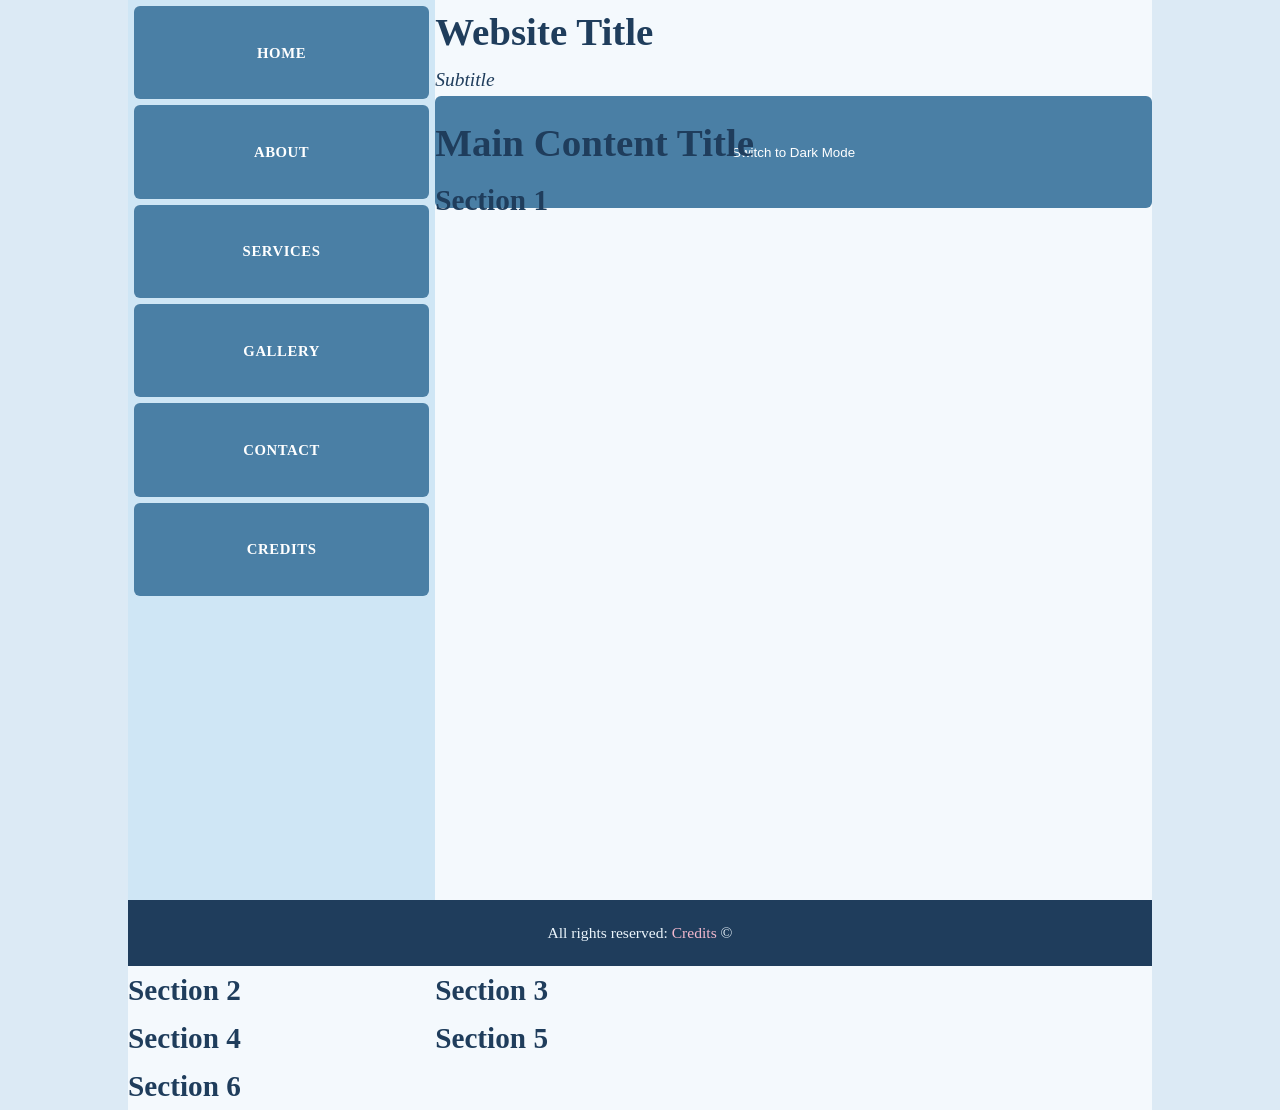
<file: skills.html>
<!DOCTYPE html>
<html lang="en">
<head>
  <meta charset="UTF-8">
  <meta name="description" content="A website about...">
  <!-- Link external CSS stylesheet at the top of any HTML file -->
  <link rel="stylesheet" href="styles.css">

  <!-- Google Fonts section: leave empty with fallback in CSS similar to Times New Roman -->
  <!-- <link href="" rel="stylesheet"> -->

  <!-- Title must have two parts in child-parent formation; last tag in head -->
  <title>Home | My Website</title>
</head>

<body>
  <!-- Wrap everything in body with #page-wrapper -->
  <div id="page-wrapper">

    <!-- Header starts here -->
    <header>
      <h1>Website Title</h1>
      <p><em>Subtitle</em></p>
      <!-- Button specifically labeled to change webpage theme from light to dark -->
      <button id="theme-toggle" type="button">Switch to Dark Mode</button>
    </header>
    <!-- Header ends here -->

    <!-- Wrap NAV and MAIN together in a single #container -->
    <div id="container">

      <!-- Navigation starts here -->
      <nav>
        <ul>
          <li><a href="index.html">Home</a></li>
          <li><a href="about.html">About</a></li>
          <li><a href="services.html">Services</a></li>
          <li><a href="gallery.html">Gallery</a></li>
          <li><a href="contact.html">Contact</a></li>
          <li><a href="credits.html">Credits</a></li>
        </ul>
      </nav>
      <!-- Navigation ends here -->

      <!-- Main content starts here -->
      <main>
        <h1>Main Content Title</h1>

        <!-- At least 6 internal webpage sections; can be left blank -->
        <section id="section-1"><h2>Section 1</h2></section>
        <section id="section-2"><h2>Section 2</h2></section>
        <section id="section-3"><h2>Section 3</h2></section>
        <section id="section-4"><h2>Section 4</h2></section>
        <section id="section-5"><h2>Section 5</h2></section>
        <section id="section-6"><h2>Section 6</h2></section>
      </main>
      <!-- Main content ends here -->

    </div>
    <!-- #container ends here -->

    <!-- Footer starts here -->
    <footer>
      <p>All rights reserved: <a href="credits.html">Credits</a> &#169;</p>
    </footer>
    <!-- Footer ends here -->

  </div>
  <!-- #page-wrapper ends here -->

  <!-- Link external JavaScript file -->
  <script src="scripts.js"></script>
</body>
</html>
</file>
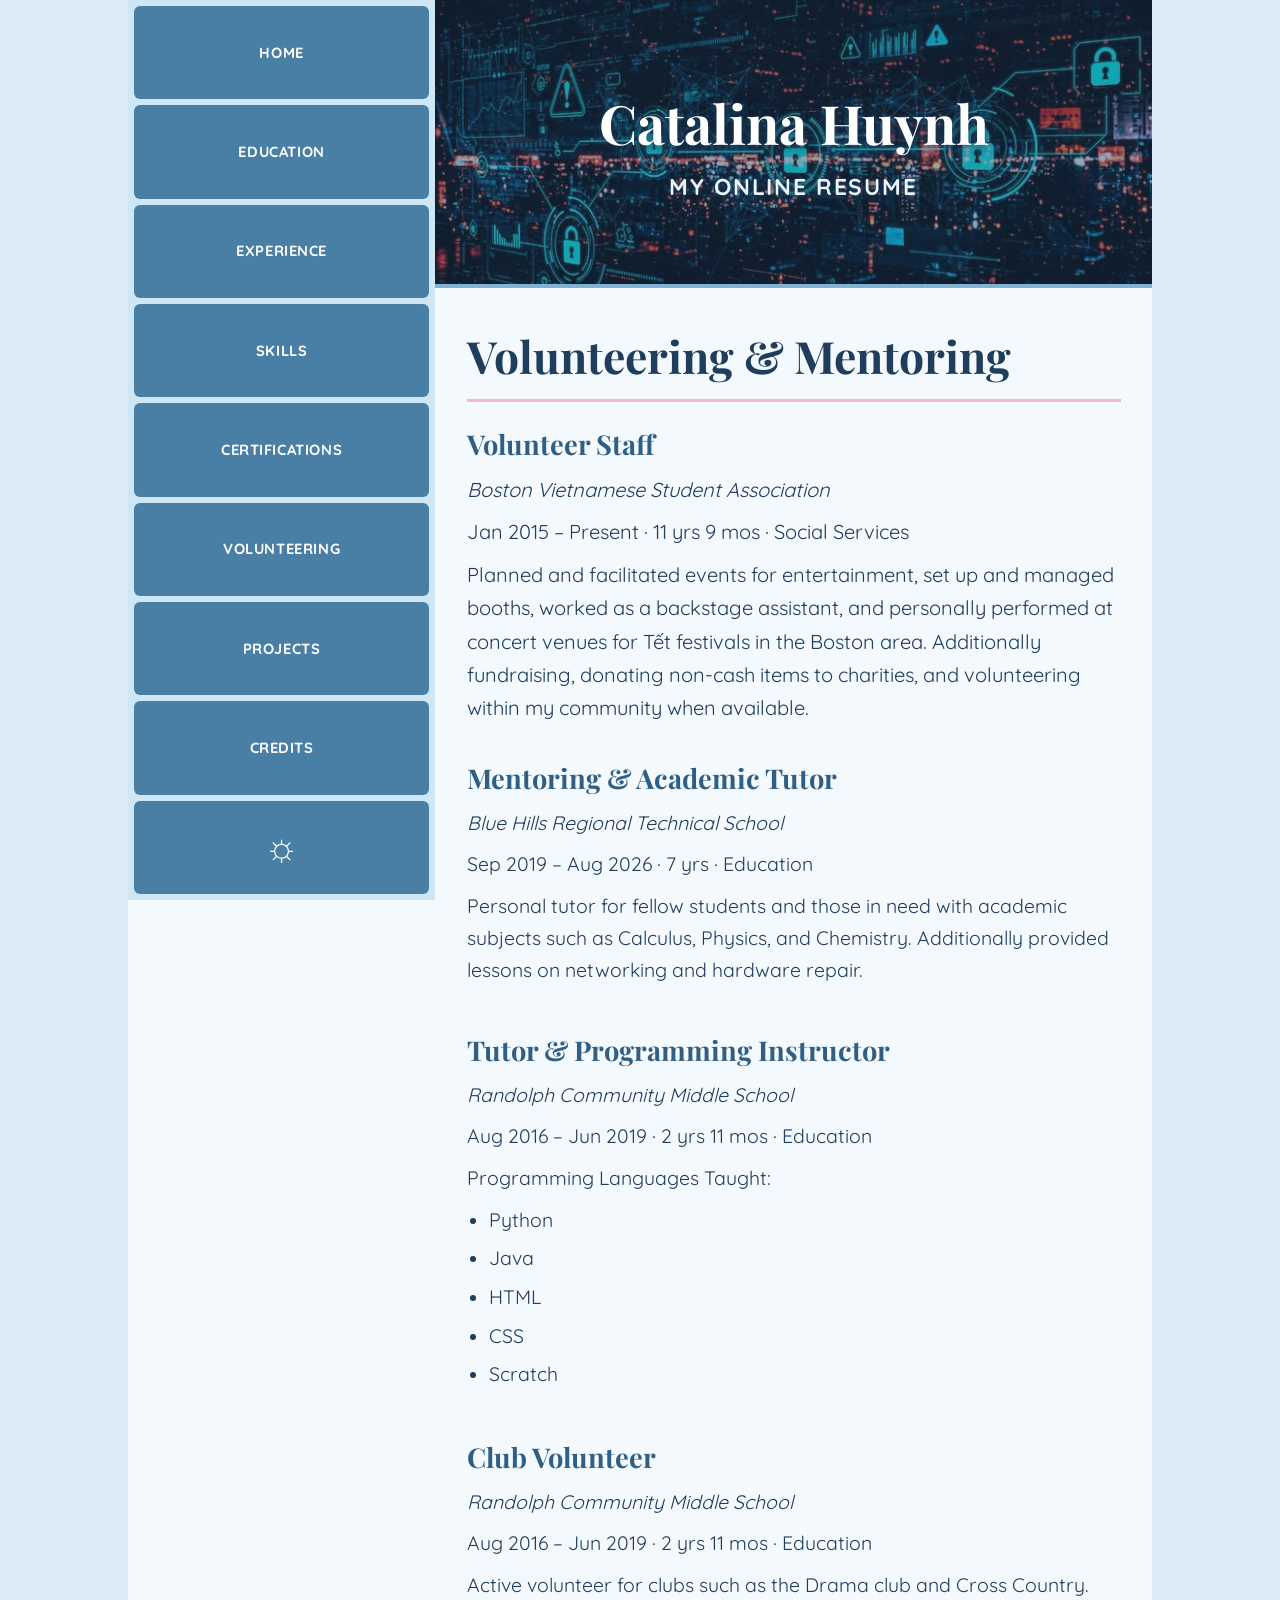
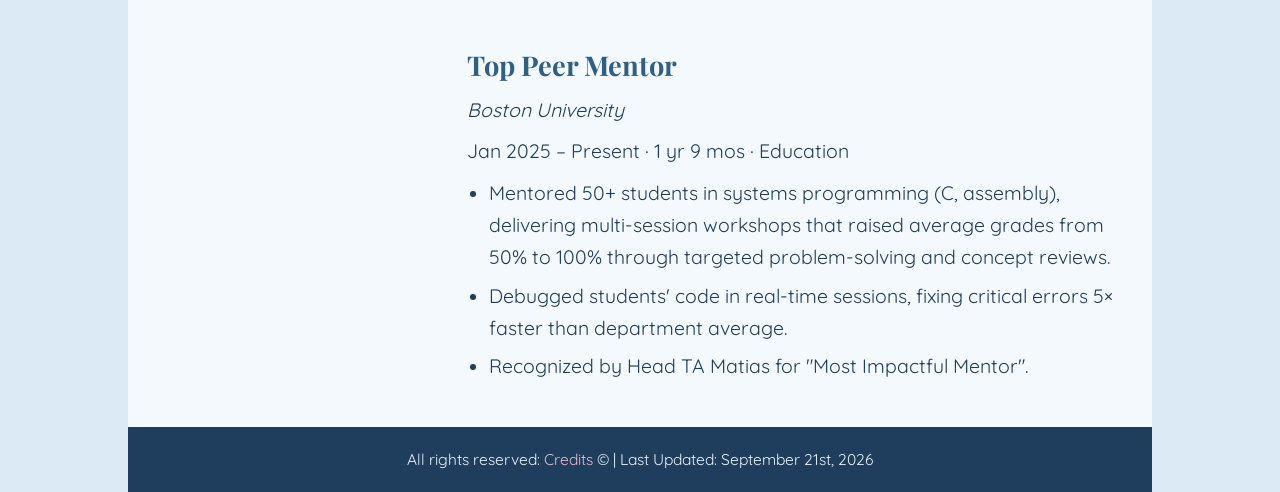
<file: volunteering.html>
<!DOCTYPE html>
<html lang="en">
<head>
  <meta charset="UTF-8">
  <meta name="viewport" content="width=device-width, initial-scale=1.0">
  <meta name="description" content="Catalina Huynh's volunteering, mentoring, and tutoring experience in the Boston area.">

  <link rel="preconnect" href="https://fonts.googleapis.com">
  <link rel="preconnect" href="https://fonts.gstatic.com" crossorigin>
  <link href="https://fonts.googleapis.com/css2?family=Playfair+Display:wght@600;700;800&family=Quicksand:wght@400;500;600;700&display=swap" rel="stylesheet">

  <link rel="stylesheet" href="styles.css">

  <title>Volunteering | Catalina Huynh</title>
</head>

<body>
<div id="page-wrapper">

  <header id="site-header">
    <div id="banner">
      <h1>Catalina Huynh</h1>
      <p>My Online Resume</p>
    </div>
  </header>

  <div id="container">

    <nav>
      <ul>
        <li><a href="index.html">Home</a></li>
        <li><a href="education.html">Education</a></li>
        <li><a href="experience.html">Experience</a></li>
        <li><a href="skills.html">Skills</a></li>
        <li><a href="certifications.html">Certifications</a></li>
        <li><a href="volunteering.html">Volunteering</a></li>
        <li><a href="projects.html">Projects</a></li>
        <li><a href="credits.html">Credits</a></li>
      </ul>
      <button id="theme-toggle" type="button" aria-label="Switch to Dark Mode">
        <span class="icon-sun" aria-hidden="true">&#9788;</span>
        <svg class="icon-moon" viewBox="0 0 24 24" xmlns="http://www.w3.org/2000/svg" aria-hidden="true">
          <path d="M21 12.79A9 9 0 1 1 11.21 3 7 7 0 0 0 21 12.79z"/>
        </svg>
      </button>
    </nav>

    <main>

      <section class="hero-section">
        <h2 class="page-title">Volunteering &amp; Mentoring</h2>

        <section>
          <h3>Volunteer Staff</h3>
          <p><em>Boston Vietnamese Student Association</em></p>
          <p>Jan 2015 &ndash; Present &middot; 11 yrs 9 mos &middot; Social Services</p>
          <p>
            Planned and facilitated events for entertainment, set up and managed booths, worked as a
            backstage assistant, and personally performed at concert venues for T&#7871;t festivals in
            the Boston area. Additionally fundraising, donating non-cash items to charities, and
            volunteering within my community when available.
          </p>
        </section>
      </section>

      <section class="rest-section">

        <section>
          <h3>Mentoring &amp; Academic Tutor</h3>
          <p><em>Blue Hills Regional Technical School</em></p>
          <p>Sep 2019 &ndash; Aug 2026 &middot; 7 yrs &middot; Education</p>
          <p>
            Personal tutor for fellow students and those in need with academic subjects such as
            Calculus, Physics, and Chemistry. Additionally provided lessons on networking and hardware
            repair.
          </p>
        </section>

        <br>

        <section>
          <h3>Tutor &amp; Programming Instructor</h3>
          <p><em>Randolph Community Middle School</em></p>
          <p>Aug 2016 &ndash; Jun 2019 &middot; 2 yrs 11 mos &middot; Education</p>
          <p>Programming Languages Taught:</p>
          <ul>
            <li>Python</li>
            <li>Java</li>
            <li>HTML</li>
            <li>CSS</li>
            <li>Scratch</li>
          </ul>
        </section>

        <br>

        <section>
          <h3>Club Volunteer</h3>
          <p><em>Randolph Community Middle School</em></p>
          <p>Aug 2016 &ndash; Jun 2019 &middot; 2 yrs 11 mos &middot; Education</p>
          <p>Active volunteer for clubs such as the Drama club and Cross Country.</p>
        </section>

        <br>

        <section>
          <h3>Top Peer Mentor</h3>
          <p><em>Boston University</em></p>
          <p>Jan 2025 &ndash; Present &middot; 1 yr 9 mos &middot; Education</p>
          <ul>
            <li>
              Mentored 50+ students in systems programming (C, assembly), delivering multi-session
              workshops that raised average grades from 50% to 100% through targeted problem-solving
              and concept reviews.
            </li>
            <li>
              Debugged students' code in real-time sessions, fixing critical errors 5&times; faster than
              department average.
            </li>
            <li>Recognized by Head TA Matias for "Most Impactful Mentor".</li>
          </ul>
        </section>

      </section>

    </main>

  </div>

  <footer>
    <p>
      All rights reserved: <a href="credits.html">Credits</a> &#169;
      | Last Updated: September 21st, 2026
    </p>
  </footer>

</div>

<script src="scripts.js"></script>
</body>
</html>
</file>
<file: styles.css>
/* ============================================================
   GOOGLE FONTS (Playfair Display + Quicksand linked in <head>)
   ============================================================ */

/* ============================================================
   GLOBAL RESET
   ============================================================ */
* {
  margin: 0;
  box-sizing: border-box;
}

/* ============================================================
   BODY / BASE TYPOGRAPHY
   ============================================================ */
body {
  font-family: "Quicksand", "Times New Roman", Times, serif;
  font-size: calc(15px + 0.35vw);
  line-height: 1.65;
  color: #1f3d5c;
  background-color: #dceaf5;
}

/* ============================================================
   PAGE WRAPPER — full-page grid (nav 30%, content 70%)
   ============================================================ */
#page-wrapper {
  width: 80%;
  margin: 0 auto;
  background-color: #f4f9fd;
  min-height: 100vh;
  display: grid;
  grid-template-columns: 30% 70%;
  grid-template-areas:
    "nav header"
    "nav hero"
    "nav rest"
    "footer footer";
  grid-template-rows: auto auto 1fr auto;
}

/* ============================================================
   HEADER + BANNER
   ============================================================ */
header#site-header {
  grid-area: header;
  position: relative;
  background-image: url("src/index-media/banner.jpg");
  background-size: cover;
  background-position: center;
  background-repeat: no-repeat;
  min-height: 32vh;
  padding: calc(1rem + 2vw);
  display: flex;
  flex-direction: column;
  justify-content: center;
  text-align: center;
  border-bottom: 4px solid #7fb3d5;
}

header#site-header::before {
  content: "";
  position: absolute;
  top: 0; left: 0;
  width: 100%; height: 100%;
  background-color: rgba(31, 61, 92, 0.45);
  z-index: 0;
}

#banner {
  position: relative;
  z-index: 1;
  text-align: center;
}

#banner h1 {
  font-family: "Playfair Display", "Times New Roman", Times, serif;
  font-size: calc(26px + 2.2vw);
  font-weight: 700;
  color: #ffffff;
  text-shadow: 0 2px 10px rgba(31, 61, 92, 0.9);
}

#banner p {
  font-size: calc(14px + 0.7vw);
  font-weight: 700;
  color: #eaf4fb;
  text-shadow: 0 2px 8px rgba(31, 61, 92, 0.9);
  letter-spacing: 0.08em;
  text-transform: uppercase;
}

/* ============================================================
   #container and main — display: contents
   ============================================================ */
#container,
main {
  display: contents;
}

/* ============================================================
   NAV — vertical sidebar, sticky, small grid buttons
   ============================================================ */
nav {
  grid-area: nav;
  container-type: inline-size;
  position: sticky;
  top: 0;
  align-self: start;
  height: 100vh;
  max-height: 100vh;
  overflow-y: auto;
  overflow-x: hidden;
  background-color: #cfe6f5;    /* light blue = padding color */
  padding: 6px;
  display: grid;
  grid-template-rows: repeat(9, 1fr);
  gap: 6px;
}

nav ul {
  display: contents;            /* 8 <li>s become direct grid items */
}

nav li {
  display: flex;
  min-height: 0;
  padding: 0;
  border: none;
  text-align: center;
}

nav a {
  display: flex;
  align-items: center;
  justify-content: center;
  width: 100%;
  height: 100%;
  text-decoration: none;
  text-transform: uppercase;
  font-family: "Quicksand", "Times New Roman", Times, serif;
  font-size: clamp(0.6rem, 5cqw, 1.05rem);
  font-weight: 700;
  letter-spacing: 0.04em;
  line-height: 1.1;
  white-space: nowrap;
  text-align: center;
  color: #ffffff;
  background-color: #4a7fa5;    /* darker than nav's #cfe6f5 */
  border-radius: 6px;
  transition: background-color 0.2s ease;
}

nav a:hover {
  background-color: #2f5f85;
}

/* ============================================================
   HERO + REST SECTIONS
   ============================================================ */
.hero-section {
  grid-area: hero;
  padding: calc(1rem + 1.2vw);
  padding-bottom: calc(0.75rem + 0.8vw);
  background-color: #f4f9fd;
  font-size: calc(15px + 0.4vw);
}

.rest-section {
  grid-area: rest;
  padding: calc(1rem + 1.2vw);
  padding-top: 0;                  /* kills the extra visible gap */
  background-color: #f4f9fd;
}

/* ============================================================
   HEADINGS / TEXT INSIDE MAIN
   ============================================================ */
.page-title {
  font-family: "Playfair Display", "Times New Roman", Times, serif;
  font-size: calc(24px + 1.6vw);
  font-weight: 700;
  color: #1f3d5c;
  border-bottom: 3px solid #f2b8cd;
  padding-bottom: 0.4rem;
  margin-bottom: 1.25rem;
}

main h3 {
  font-family: "Playfair Display", "Times New Roman", Times, serif;
  font-size: calc(17px + 0.8vw);
  color: #2f5f85;
  margin-bottom: 0.35rem;
}

main h4 {
  font-size: calc(14px + 0.4vw);
  color: #4a7fa5;
  margin-top: 0.75rem;
  margin-bottom: 0.25rem;
}

main p {
  margin-bottom: 0.6rem;
}

main ul,
main ol {
  padding-left: 1.4rem;
  margin-bottom: 0.8rem;
}

main li {
  margin-bottom: 0.4rem;
}

main a {
  color: #4a7fa5;
}

main a:hover {
  color: #b3567f;
}

/* ============================================================
   RESPONSIVE IMAGES
   ============================================================ */
img {
  max-width: 100%;
  height: auto;
}

/* ============================================================
   FOOTER
   ============================================================ */
footer {
  grid-area: footer;
  background-color: #1f3d5c;
  color: #eaf4fb;
  text-align: center;
  padding: 1.25rem;
  font-size: calc(12px + 0.28vw);
}

footer a {
  color: #f2b8cd;
  text-decoration: none;
}

footer a:hover {
  text-decoration: underline;
}

/* ============================================================
   THEME TOGGLE BUTTON
   ============================================================ */
#theme-toggle {
  display: flex;
  align-items: center;
  justify-content: center;
  width: 100%;
  height: 100%;
  min-height: 0;
  padding: 0;
  background-color: #4a7fa5;
  border: none;
  border-radius: 6px;
  cursor: pointer;
  color: #ffffff;
  transition: background-color 0.2s ease;
}

#theme-toggle:hover {
  background-color: #2f5f85;
}

/* Sun — spiky rays (&#9728;); fills the button height */
#theme-toggle .icon-sun {
  font-size: clamp(1.2rem, 6.5vh, 2.4rem);
  line-height: 1;
  color: transparent;
  text-shadow: 0 0 0 #ffffff;
}

/* Moon — matches the sun's sizing */
#theme-toggle .icon-moon {
  width: clamp(1.2rem, 6.5vh, 2.4rem);
  height: clamp(1.2rem, 6.5vh, 2.4rem);
  fill: none;
  stroke: #ffffff;
  stroke-width: 2;
  stroke-linecap: round;
  stroke-linejoin: round;
}

#theme-toggle .icon-sun  { display: inline-block; }
#theme-toggle .icon-moon { display: none; }

body.dark-mode #theme-toggle .icon-sun  { display: none; }
body.dark-mode #theme-toggle .icon-moon { display: inline-block; }

/* ============================================================
   HOME PAGE: PROFILE PICTURE + FIRST BIO PARAGRAPH
   ------------------------------------------------------------
   DESKTOP (nav vertical):
     - .profile-row fills the hero column, aligning both
       children to the same height (the bio's height).
     - .profile-image-wrap = LEFT 50% of the row.
     - Picture sits 10% from the wrap's left edge and is at
       most 80% wide → 10% empty on the right.
     - width/height auto keeps the natural aspect ratio, so
       the border hugs the picture exactly (no crop).
     - .profile-row .bio = RIGHT 40% of the row.
   ============================================================ */
.profile-row {
  display: flex;
  flex-wrap: nowrap;
  align-items: stretch;
  width: 100%;
  margin-bottom: 1.25rem;
}

/* Picture side: 50% of the row */
.profile-image-wrap {
  flex: 0 0 50%;
  width: 50%;
  position: relative;              /* anchor for the absolute picture */
}

/* Picture: 10% from the left, at most 80% wide → 10% on the right.
   width/height auto keeps the natural aspect ratio → no cropping,
   and the border hugs the rendered picture exactly. */
.profile-image-wrap img {
  position: absolute;
  top: 50%;
  left: 10%;                       /* left padding */
  transform: translateY(-50%);
  max-width: 80%;                  /* leaves 10% on the right */
  max-height: 100%;
  width: auto;
  height: auto;
  display: block;
  border-radius: 12px;
  border: 4px solid #a8cfe8;
}

/* Bio paragraph: 40% of the row */
.profile-row .bio {
  flex: 0 0 40%;
  width: 40%;
  min-width: 0;
  margin: 0;
  padding: 0;                      /* the 10% right space lives in the wrap */
}

/* Bio paragraphs are a step larger than the rest of the page */
.bio {
  font-size: 1.1em;
}

/* ============================================================
   "Educational" / "Employment" — saturated bright blue
   ============================================================ */
.bio-highlight {
  font-style: italic;
  font-weight: 800;
  text-decoration: underline;
  color: #0a66c2;
}

.bio-highlight:hover {
  color: #0d4d8f;
}

/* ============================================================
   JAVASCRIPT CALCULATOR (CHERRY BLOSSOM THEME)
   ============================================================ */
#calculator {
  background: linear-gradient(180deg, #fff5f8 0%, #ffe6ef 100%);
  border: 2px solid #f2b8cd;
  border-radius: 18px;
  padding: calc(1rem + 1vw);
  margin-top: 2rem;
  box-shadow: 0 6px 18px rgba(200, 120, 150, 0.25);
}

#calculator h3 {
  color: #b3567f;
}

.calc-inputs {
  display: flex;
  flex-wrap: wrap;
  gap: 1rem;
  margin-bottom: 1rem;
}

.calc-field {
  display: flex;
  flex-direction: column;
  flex: 1 1 160px;
}

.calc-field label {
  font-size: calc(11px + 0.25vw);
  font-weight: 600;
  text-transform: uppercase;
  letter-spacing: 0.05em;
  color: #b3567f;
  margin-bottom: 0.3rem;
}

.calc-field input {
  width: 100%;
  padding: 0.55rem 0.75rem;
  font-family: "Quicksand", "Times New Roman", Times, serif;
  font-size: calc(13px + 0.3vw);
  color: #1f3d5c;
  background-color: #ffffff;
  border: 2px solid #f2b8cd;
  border-radius: 10px;
}

.calc-field input:focus {
  outline: none;
  border-color: #e8a0b8;
}

.calc-buttons {
  display: flex;
  flex-wrap: wrap;
  gap: 0.6rem;
  margin-bottom: 1rem;
}

.calc-buttons button {
  flex: 1 1 70px;
  padding: 0.65rem 0.5rem;
  font-family: "Quicksand", "Times New Roman", Times, serif;
  font-size: calc(13px + 0.3vw);
  font-weight: 600;
  color: #ffffff;
  background-color: #e8a0b8;
  border: none;
  border-radius: 10px;
  cursor: pointer;
}

.calc-buttons button:hover {
  background-color: #d487a3;
}

.calc-output {
  background-color: #ffffff;
  border: 2px dashed #f2b8cd;
  border-radius: 12px;
  padding: 0.85rem;
  text-align: center;
  min-height: 60px;
}

#output {
  font-family: "Playfair Display", "Times New Roman", Times, serif;
  font-size: calc(18px + 0.8vw);
  font-weight: 800;
  color: #b3567f;
  word-wrap: break-word;
  overflow-wrap: break-word;
}

.negative {
  color: #d32f2f !important;
}

/* ============================================================
   DARK MODE THEME
   ============================================================ */
body.dark-mode {
  background-color: #101a24;
  color: #e6f0f7;
}

body.dark-mode #page-wrapper {
  background-color: #16222e;
  color: #e6f0f7;
}

body.dark-mode .hero-section,
body.dark-mode .rest-section {
  background-color: #16222e;
}

body.dark-mode nav {
  background-color: #1d2d3d;
}

body.dark-mode nav a {
  color: #ffffff;
  background-color: #4a7fa5;
}
body.dark-mode nav a:hover {
  background-color: #2f5f85;
}

body.dark-mode .page-title,
body.dark-mode main h3,
body.dark-mode main h4 {
  color: #cfe6f5;
}

body.dark-mode .bio-highlight {
  color: #58a6ff;
}
body.dark-mode .bio-highlight:hover {
  color: #79b8ff;
}

body.dark-mode footer {
  background-color: #0b131a;
  color: #cfe6f5;
}

body.dark-mode #calculator {
  background: linear-gradient(180deg, #2a1d24 0%, #3a2630 100%);
  border-color: #b3567f;
}

body.dark-mode .calc-output {
  background-color: #1d2d3d;
  border-color: #b3567f;
}

/* ============================================================
   MEDIA QUERIES
   ============================================================ */

/* ---- 750px and narrower ----
   Nav becomes a 3×3 grid; profile row stacks vertically.
   Every desktop offset (position, top, left, transform) is
   fully reset so the picture never floats onto the nav. */
@media screen and (max-width: 750px) {

  #page-wrapper {
    display: flex;
    flex-direction: column;
  }

  nav {
    container-type: normal;
    position: static;
    height: auto;
    max-height: none;
    overflow: visible;
    width: 100%;
    padding: 0.6rem;
    background-color: #cfe6f5;
    display: grid;
    grid-template-columns: repeat(3, 1fr);
    grid-template-rows: repeat(3, auto);
    gap: 6px;
  }

  nav ul { display: contents; }

  nav li {
    display: flex;
    min-height: 0;
    padding: 0;
    border: none;
  }

  nav a {
    width: 100%;
    height: 100%;
    padding: 0.65rem 0.35rem;
    font-size: calc(11px + 0.3vw);
    font-weight: 700;
    white-space: normal;
    border-radius: 6px;
    background-color: #4a7fa5;
    color: #ffffff;
  }

  #theme-toggle {
    width: 100%;
    height: 100%;
    padding: 0.65rem 0.35rem;
    margin: 0;
    background-color: #4a7fa5;
    border: none;
    border-radius: 6px;
  }

  #theme-toggle .icon-sun {
    font-size: 1.35rem;
    color: transparent;
    text-shadow: 0 0 0 #ffffff;
  }

  #theme-toggle .icon-moon {
    width: 1.35rem;
    height: 1.35rem;
    stroke: #ffffff;
  }

  #theme-toggle:hover {
    background-color: #2f5f85;
  }

  header#site-header {
    text-align: center;
    min-height: 26vh;
    padding: calc(1rem + 1.5vw);
  }

  .hero-section,
  .rest-section {
    padding: calc(0.9rem + 1.5vw);
  }
  .rest-section { padding-top: 0; }

  /* Stack picture on top of the bio; each takes full width */
  .profile-row {
    flex-direction: column;
    align-items: stretch;
    width: 100%;
  }

  /* Square block with 10% padding on each side */
  .profile-image-wrap {
    position: static;
    flex: 0 0 auto;
    width: 100%;
    max-width: 320px;
    margin: 0 auto;
    padding: 10%;
    aspect-ratio: 1 / 1;
  }

  /* Reset every desktop positioning offset, including the
     translateY(-50%) that was lifting the image onto the nav. */
  .profile-image-wrap img {
    position: static;
    top: auto;
    left: auto;
    transform: none;              /* <-- stops the squished overlap */
    max-width: 100%;
    max-height: 100%;
    width: auto;
    height: auto;
    display: block;
    margin: 0 auto;
  }

  .profile-row .bio {
    flex: 1 1 auto;
    width: 100%;
    padding: 0;
  }

  #calculator {
    padding: 1rem;
  }

  .calc-buttons button {
    flex: 1 1 45%;
  }
}

/* ---- 520px and narrower ---- */
@media screen and (max-width: 520px) {

  #page-wrapper {
    width: 94%;
  }

  header#site-header {
    min-height: 22vh;
  }

  #banner h1 {
    font-size: calc(22px + 2vw);
  }

  .hero-section,
  .rest-section {
    padding: 0.85rem;
  }
  .rest-section { padding-top: 0; }

  nav {
    padding: 0.5rem;
    gap: 5px;
  }

  nav a {
    font-size: calc(10px + 0.3vw);
    padding: 0.55rem 0.2rem;
  }

  #theme-toggle {
    padding: 0.55rem 0.2rem;
  }

  main h3 {
    font-size: calc(15px + 0.8vw);
  }

  .calc-field,
  .calc-buttons button {
    flex: 1 1 100%;
  }

  footer {
    padding: 0.9rem;
  }
}
</file>
